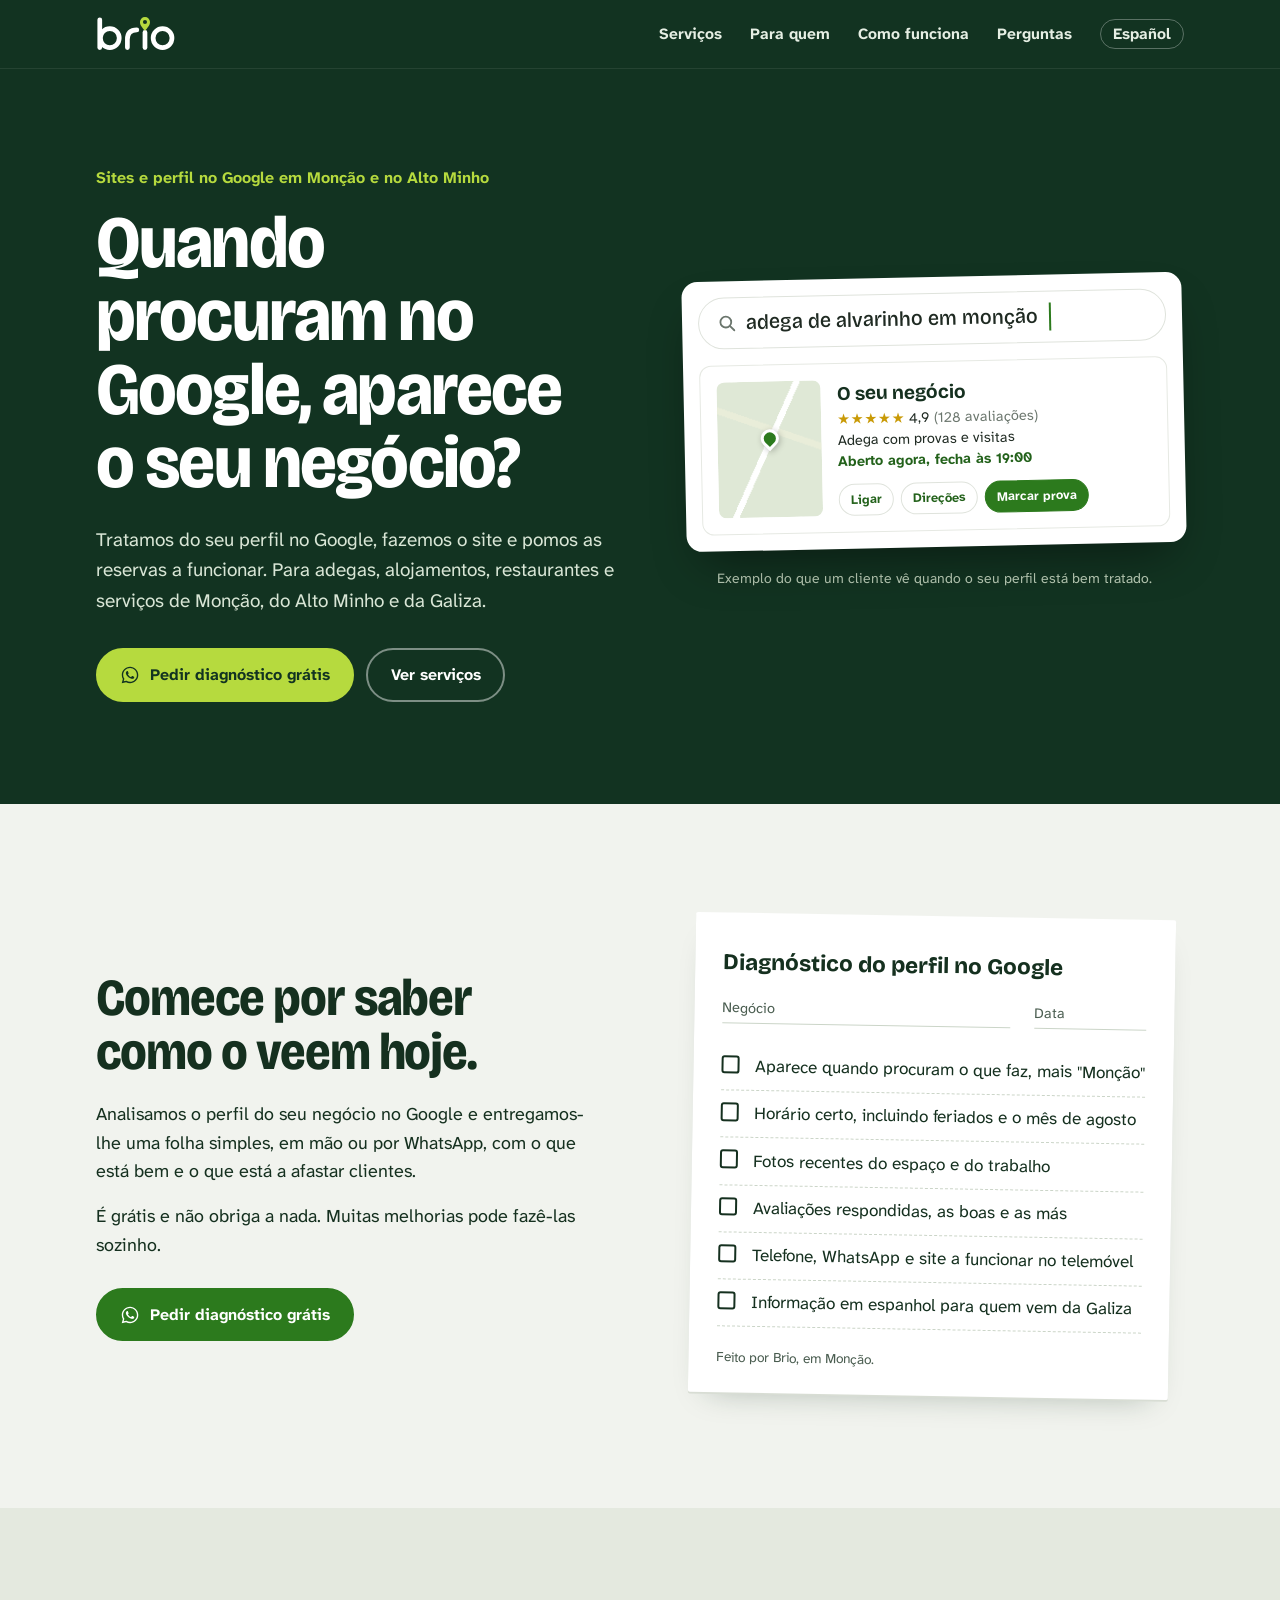
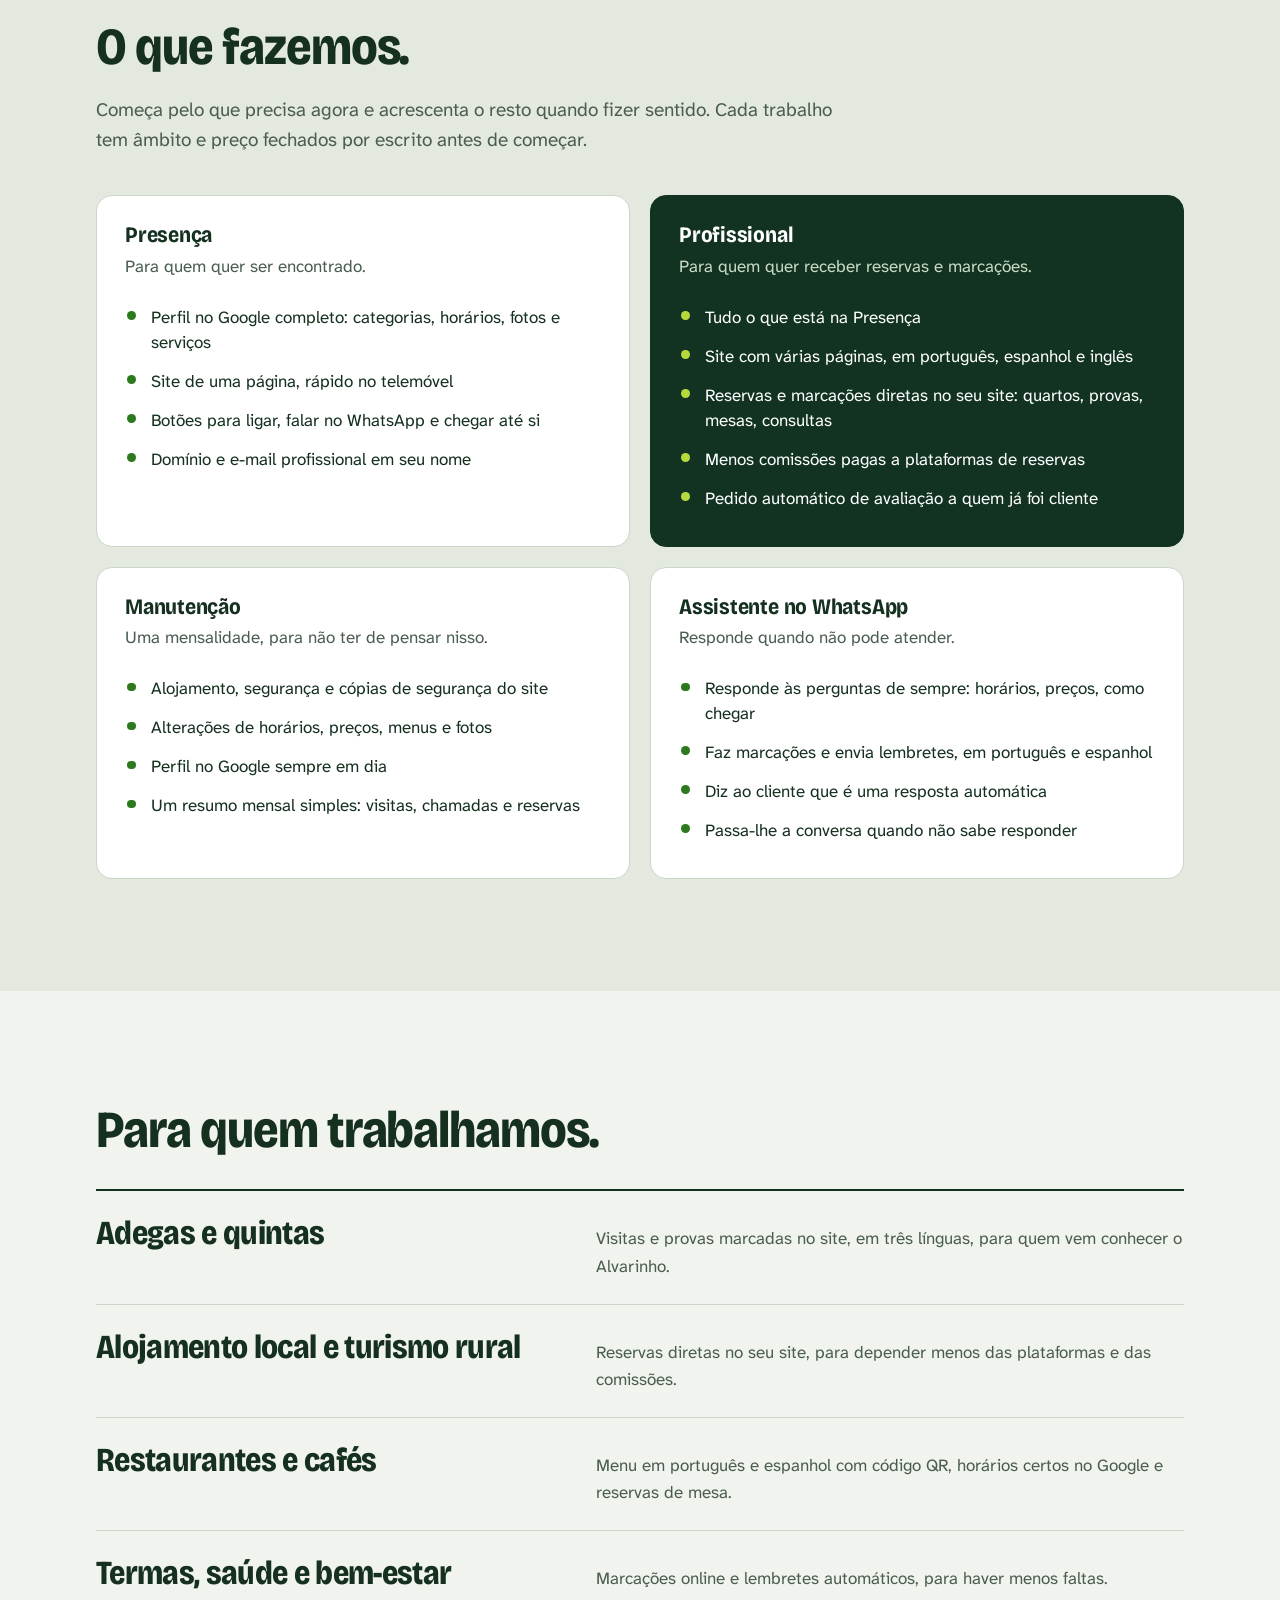
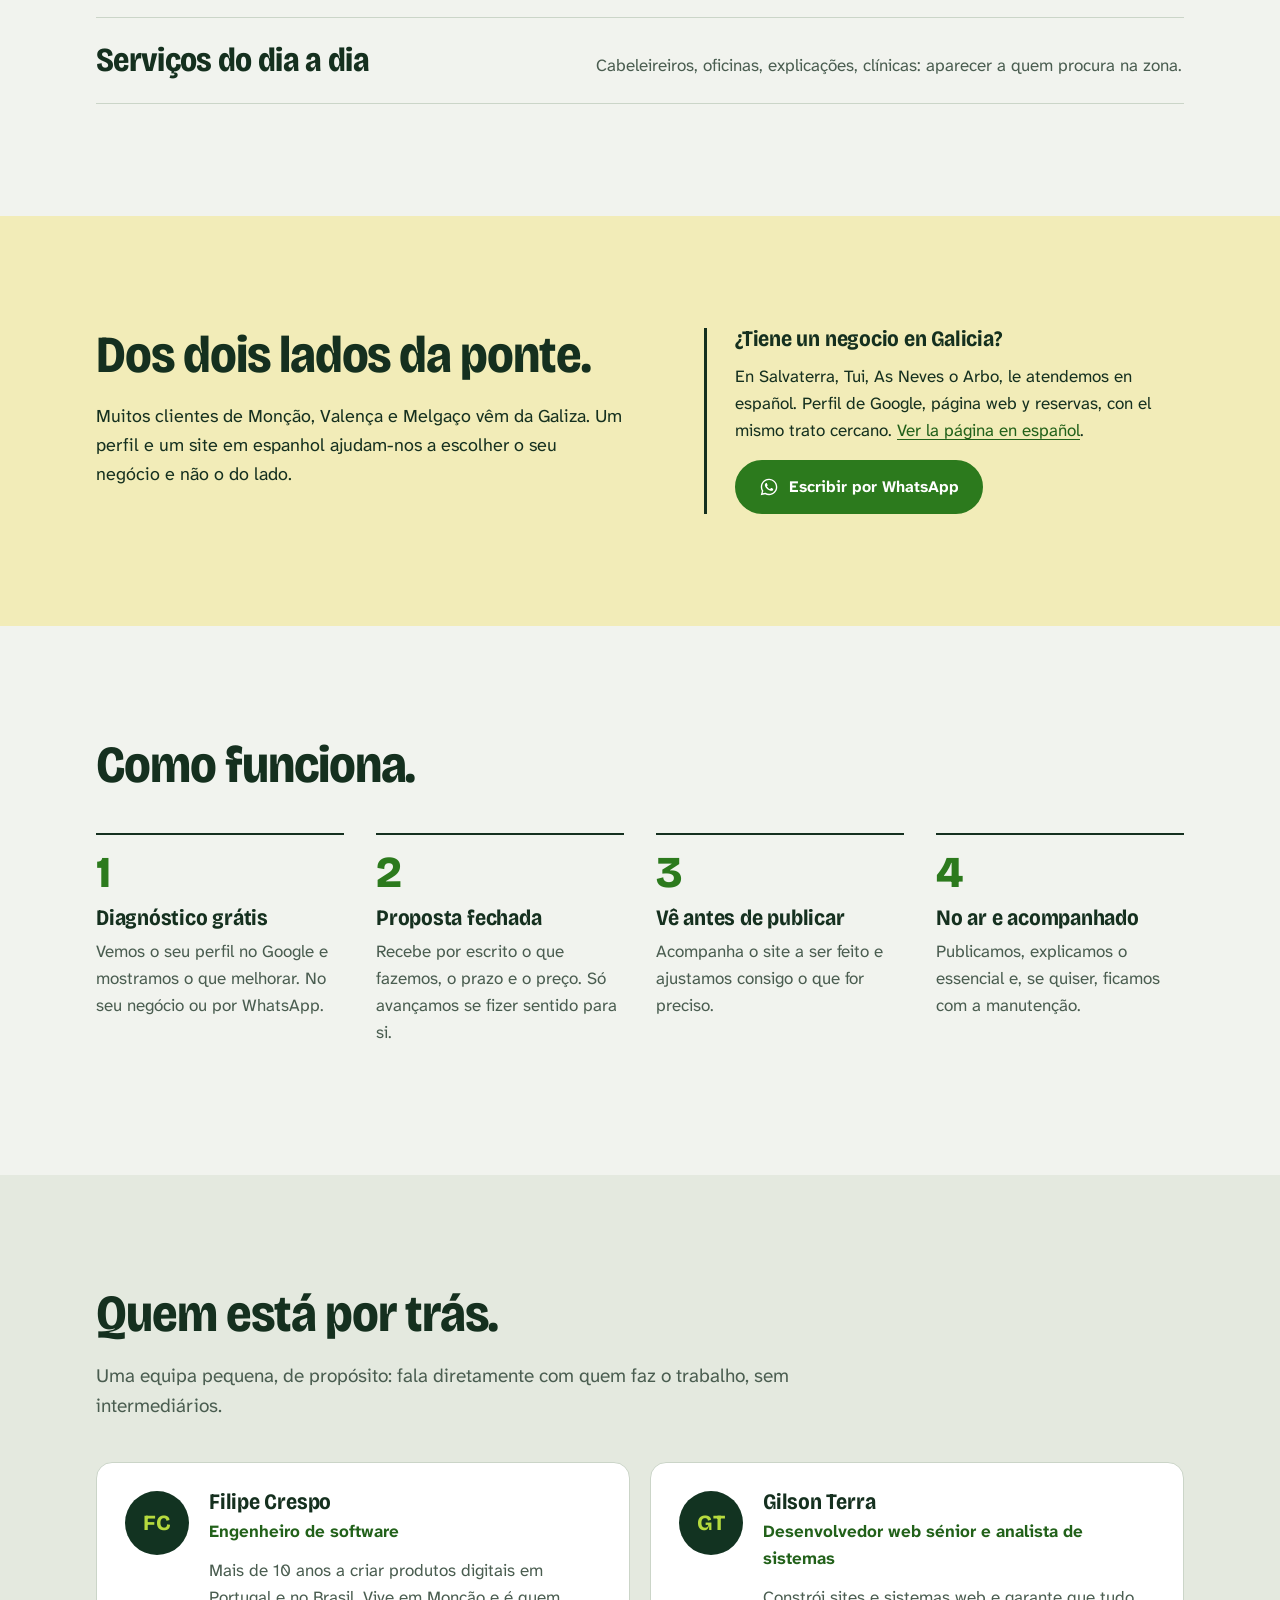
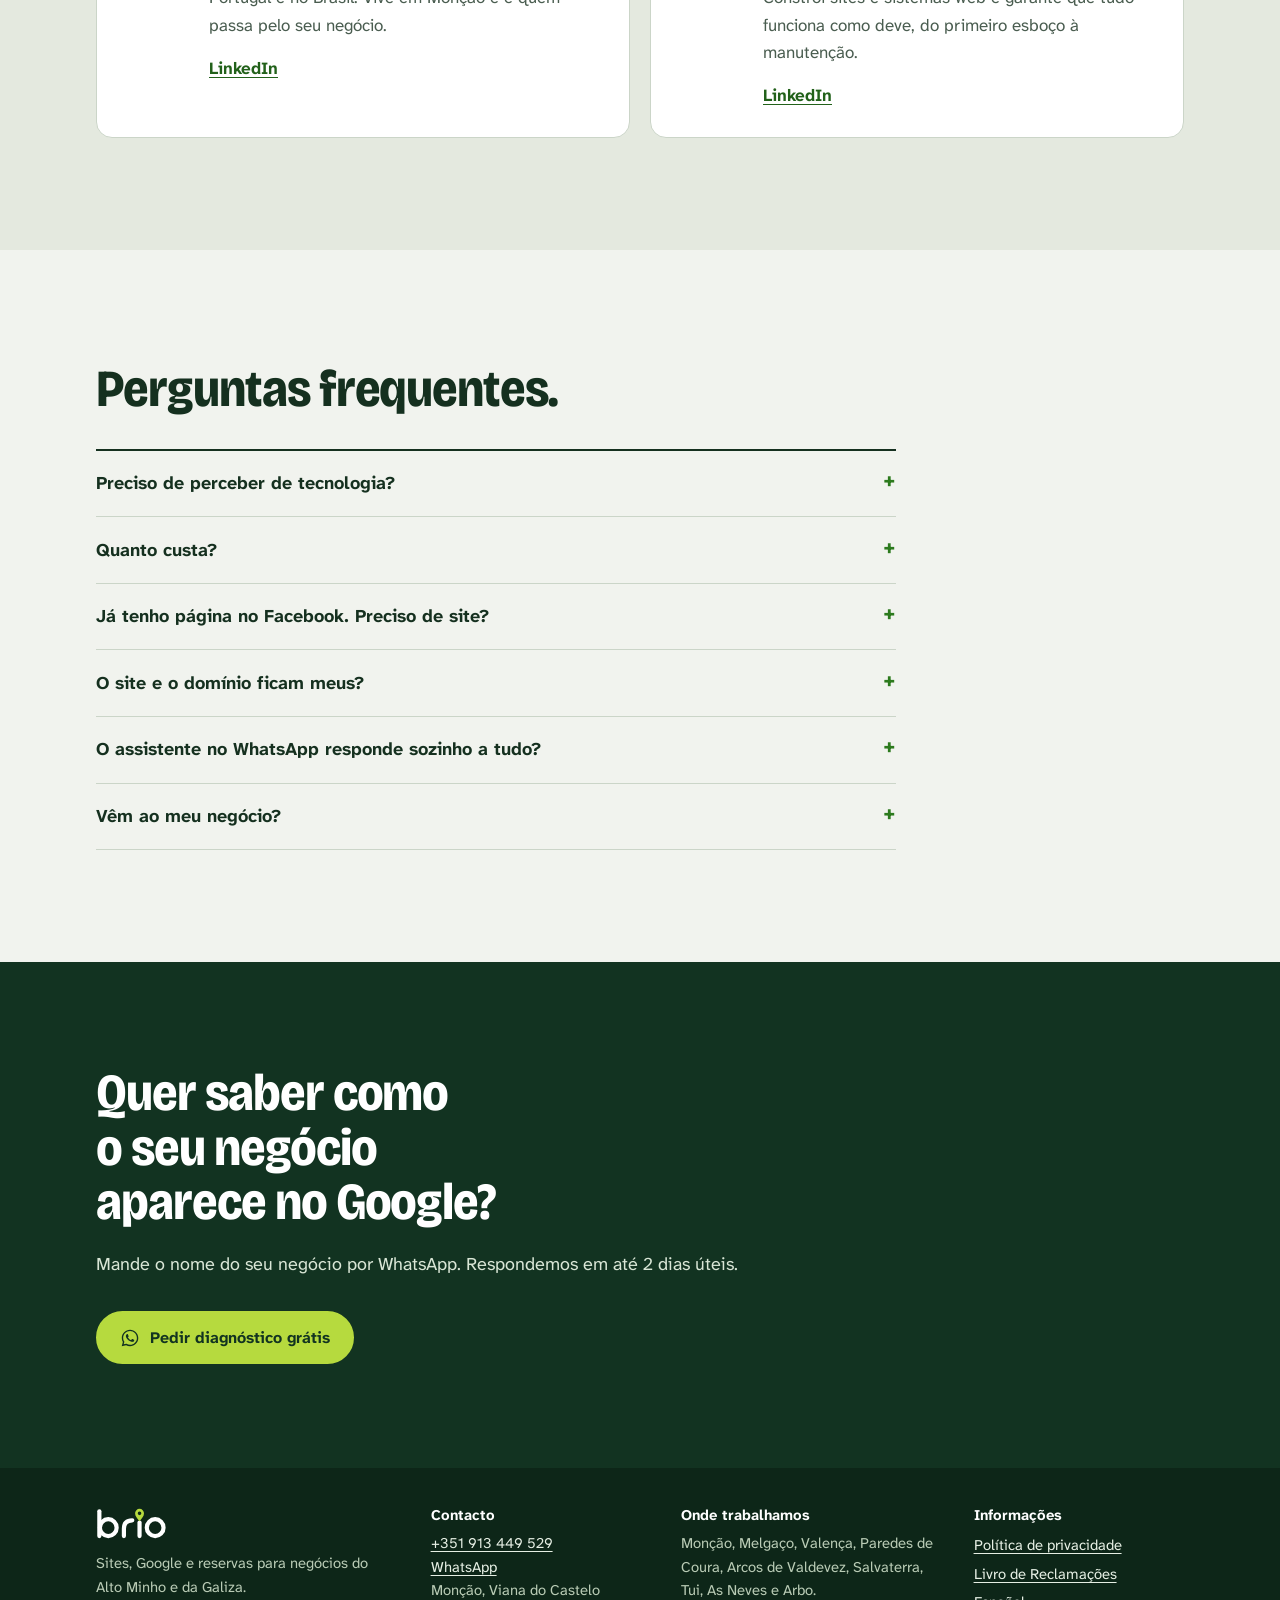
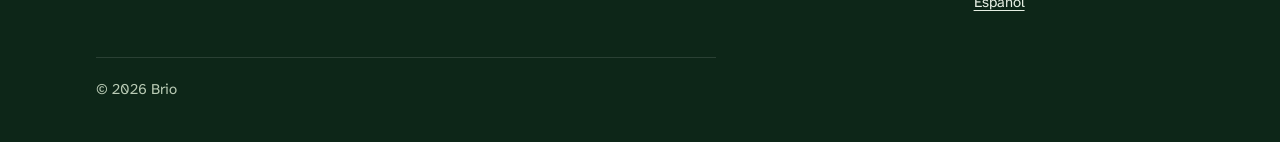
<file: index.html>
<!doctype html>
<html lang="pt-PT">
  <head>
    <meta charset="UTF-8" />
    <meta name="viewport" content="width=device-width, initial-scale=1.0" />
    <title>Criação de sites e perfil Google em Monção | Brio</title>
    <meta
      name="description"
      content="Criação de sites, perfil no Google e reservas online para adegas, alojamentos, restaurantes e serviços de Monção e do Alto Minho. Diagnóstico grátis."
    />
    <meta name="robots" content="index, follow, max-image-preview:large" />
    <link rel="canonical" href="https://meus-prompts.github.io/brio/" />
    <link rel="alternate" hreflang="pt-PT" href="https://meus-prompts.github.io/brio/" />
    <link rel="alternate" hreflang="es" href="https://meus-prompts.github.io/brio/es/" />
    <link rel="alternate" hreflang="x-default" href="https://meus-prompts.github.io/brio/" />
    <meta property="og:site_name" content="Brio" />
    <meta property="og:title" content="Sites e perfil Google para negócios do Alto Minho | Brio" />
    <meta
      property="og:description"
      content="Quando procuram no Google, aparece o seu negócio? Peça um diagnóstico grátis."
    />
    <meta property="og:url" content="https://meus-prompts.github.io/brio/" />
    <meta property="og:image" content="https://meus-prompts.github.io/brio/logo/brio-og.png" />
    <meta property="og:image:width" content="1200" />
    <meta property="og:image:height" content="630" />
    <meta property="og:image:alt" content="Logótipo da Brio" />
    <meta property="og:type" content="website" />
    <meta property="og:locale" content="pt_PT" />
    <meta property="og:locale:alternate" content="es_ES" />
    <meta name="twitter:card" content="summary_large_image" />
    <meta name="theme-color" content="#123321" />
    <link rel="icon" href="logo/brio-icone.svg" type="image/svg+xml" />
    <link rel="apple-touch-icon" href="logo/brio-icone.png" />
    <link rel="manifest" href="site.webmanifest" />
    <link rel="preload" href="fontes/bricolage-latin.woff2" as="font" type="font/woff2" crossorigin />
    <link rel="preload" href="fontes/atkinson-latin-400.woff2" as="font" type="font/woff2" crossorigin />
    <link rel="stylesheet" href="style.css" />
    <script type="application/ld+json">
{"@context": "https://schema.org", "@graph": [{"@type": "ProfessionalService", "@id": "https://meus-prompts.github.io/brio/#brio", "name": "Brio", "url": "https://meus-prompts.github.io/brio/", "description": "Criação de sites, perfil no Google e reservas online para negócios de Monção, do Alto Minho e da Galiza.", "image": "https://meus-prompts.github.io/brio/logo/brio-og.png", "logo": "https://meus-prompts.github.io/brio/logo/brio-icone.png", "telephone": "+351913449529", "address": {"@type": "PostalAddress", "addressLocality": "Monção", "addressRegion": "Viana do Castelo", "addressCountry": "PT"}, "areaServed": [{"@type": "City", "name": "Monção"}, {"@type": "City", "name": "Melgaço"}, {"@type": "City", "name": "Valença"}, {"@type": "City", "name": "Paredes de Coura"}, {"@type": "City", "name": "Arcos de Valdevez"}, {"@type": "City", "name": "Salvaterra de Miño"}, {"@type": "City", "name": "Tui"}, {"@type": "City", "name": "As Neves"}, {"@type": "City", "name": "Arbo"}], "knowsLanguage": ["pt-PT", "es", "en"], "hasOfferCatalog": {"@type": "OfferCatalog", "name": "Serviços", "itemListElement": [{"@type": "Offer", "itemOffered": {"@type": "Service", "name": "Presença", "description": "Perfil no Google completo e site de uma página para negócios locais."}}, {"@type": "Offer", "itemOffered": {"@type": "Service", "name": "Profissional", "description": "Site em português, espanhol e inglês com reservas e marcações diretas."}}, {"@type": "Offer", "itemOffered": {"@type": "Service", "name": "Manutenção", "description": "Alojamento, alterações e perfil no Google em dia, por mensalidade."}}, {"@type": "Offer", "itemOffered": {"@type": "Service", "name": "Assistente no WhatsApp", "description": "Respostas automáticas e marcações em português e espanhol."}}]}}, {"@type": "WebSite", "@id": "https://meus-prompts.github.io/brio/#site", "url": "https://meus-prompts.github.io/brio/", "name": "Brio", "inLanguage": "pt-PT", "publisher": {"@id": "https://meus-prompts.github.io/brio/#brio"}}, {"@type": "FAQPage", "inLanguage": "pt-PT", "mainEntity": [{"@type": "Question", "name": "Preciso de perceber de tecnologia?", "acceptedAnswer": {"@type": "Answer", "text": "Não. Tratamos de tudo e explicamos o que for preciso em linguagem simples."}}, {"@type": "Question", "name": "Quanto custa?", "acceptedAnswer": {"@type": "Answer", "text": "Depende do que o seu negócio precisa. Depois do diagnóstico grátis, enviamos uma proposta com preço fechado. Não há custos escondidos."}}, {"@type": "Question", "name": "Já tenho página no Facebook. Preciso de site?", "acceptedAnswer": {"@type": "Answer", "text": "Nem sempre. Às vezes basta tratar bem do perfil no Google. Se for esse o caso, dizemos-lho no diagnóstico."}}, {"@type": "Question", "name": "O site e o domínio ficam meus?", "acceptedAnswer": {"@type": "Answer", "text": "Sim. Ficam em seu nome, mesmo que deixe de trabalhar connosco."}}, {"@type": "Question", "name": "O assistente no WhatsApp responde sozinho a tudo?", "acceptedAnswer": {"@type": "Answer", "text": "Não. Responde ao que o negócio lhe ensinou, avisa que é uma resposta automática e passa-lhe a conversa quando não sabe. Os dados dos seus clientes são tratados de acordo com o RGPD."}}, {"@type": "Question", "name": "Vêm ao meu negócio?", "acceptedAnswer": {"@type": "Answer", "text": "Sim, em Monção, Valença, Melgaço, Arcos de Valdevez, Paredes de Coura e do outro lado da ponte. Para o resto do país, falamos por videochamada."}}]}]}
    </script>
  </head>
  <body>
    <a class="skip-link" href="#conteudo">Saltar para o conteúdo</a>

    <svg width="0" height="0" class="sr-only" aria-hidden="true" focusable="false">
      <symbol id="icon-whatsapp" viewBox="0 0 24 24">
        <path
          fill="currentColor"
          d="M12.04 2C6.58 2 2.13 6.45 2.13 11.91c0 1.75.46 3.45 1.32 4.95L2.05 22l5.25-1.38a9.9 9.9 0 0 0 4.74 1.21c5.46 0 9.91-4.45 9.91-9.91C21.95 6.45 17.5 2 12.04 2Zm0 18.15a8.2 8.2 0 0 1-4.19-1.15l-.3-.18-3.12.82.83-3.04-.2-.31a8.23 8.23 0 0 1-1.26-4.38c0-4.54 3.7-8.24 8.24-8.24 4.54 0 8.24 3.7 8.24 8.24 0 4.54-3.7 8.24-8.24 8.24Zm4.52-6.16c-.25-.12-1.47-.72-1.69-.81-.23-.08-.39-.12-.56.13-.16.24-.64.8-.78.97-.15.16-.29.18-.54.06-.25-.12-1.05-.39-1.99-1.23-.74-.66-1.23-1.47-1.38-1.72-.14-.25-.01-.38.11-.5.11-.11.25-.29.37-.43.13-.15.17-.25.25-.42.08-.16.04-.31-.02-.43-.06-.12-.56-1.34-.76-1.84-.2-.48-.41-.42-.56-.43h-.48c-.17 0-.43.06-.66.31-.22.25-.86.85-.86 2.07 0 1.22.89 2.4 1.01 2.56.12.17 1.75 2.67 4.23 3.74.59.26 1.05.41 1.41.52.59.19 1.13.16 1.56.1.48-.07 1.47-.6 1.67-1.18.21-.58.21-1.07.15-1.18-.06-.1-.23-.16-.48-.28Z"
        />
      </symbol>
    </svg>

    <header class="header">
      <div class="container header-row">
        <a class="logo" href="#topo" aria-label="Brio, voltar ao início">
          <img src="logo/brio-escuro.svg" alt="Brio" width="94" height="42" />
        </a>

        <button class="menu-toggle" aria-label="Abrir menu" aria-expanded="false" aria-controls="menu">
          <span></span><span></span>
        </button>

        <nav class="nav" id="menu" aria-label="Navegação principal">
          <a href="#servicos">Serviços</a>
          <a href="#para-quem">Para quem</a>
          <a href="#como-funciona">Como funciona</a>
          <a href="#perguntas">Perguntas</a>
          <a class="nav-lang" href="es/" lang="es" hreflang="es">Español</a>
        </nav>
      </div>
    </header>

    <main id="conteudo">
      <section class="hero" id="topo" aria-labelledby="hero-title">
        <div class="container hero-grid">
          <div class="hero-copy">
            <p class="eyebrow">Sites e perfil no Google em Monção e no Alto Minho</p>
            <h1 id="hero-title">Quando procuram no Google, aparece o seu negócio?</h1>
            <p class="hero-lead">
              Tratamos do seu perfil no Google, fazemos o site e pomos as reservas a funcionar.
              Para adegas, alojamentos, restaurantes e serviços de Monção, do Alto Minho e da Galiza.
            </p>
            <div class="actions">
              <a
                class="button button--lime"
                href="https://wa.me/351913449529?text=Ol%C3%A1!%20Gostava%20de%20pedir%20o%20diagn%C3%B3stico%20gr%C3%A1tis%20do%20meu%20neg%C3%B3cio%20no%20Google."
                target="_blank"
                rel="noopener noreferrer"
              >
                <svg class="icon" aria-hidden="true"><use href="#icon-whatsapp" /></svg>
                Pedir diagnóstico grátis
                <span class="sr-only">(abre o WhatsApp numa nova janela)</span>
              </a>
              <a class="button button--outline" href="#servicos">Ver serviços</a>
            </div>
          </div>

          <figure class="search" aria-labelledby="search-caption">
            <div class="search-window" aria-hidden="true">
              <div class="search-bar">
                <svg class="search-icon" viewBox="0 0 24 24"><circle cx="10.5" cy="10.5" r="6.5" fill="none" stroke="currentColor" stroke-width="2.2"/><path d="m15.5 15.5 5 5" stroke="currentColor" stroke-width="2.2" stroke-linecap="round"/></svg>
                <span class="search-query" data-query>adega de alvarinho em monção</span><span class="caret"></span>
              </div>
              <div class="result" data-result>
                <div class="result-map">
                  <span class="pin"></span>
                </div>
                <div class="result-body">
                  <p class="result-name" data-name>O seu negócio</p>
                  <p class="result-rating"><span class="stars">★★★★★</span> 4,9 <span class="muted" data-reviews>(128 avaliações)</span></p>
                  <p class="result-meta" data-meta>Adega com provas e visitas</p>
                  <p class="result-open" data-open>Aberto agora, fecha às 19:00</p>
                  <div class="result-actions">
                    <span>Ligar</span><span>Direções</span><span class="primary" data-action>Marcar prova</span>
                  </div>
                </div>
              </div>
            </div>
            <figcaption id="search-caption">
              Exemplo do que um cliente vê quando o seu perfil está bem tratado.
            </figcaption>
          </figure>
        </div>
      </section>

      <section class="section" id="diagnostico" aria-labelledby="diagnostico-title">
        <div class="container split">
          <div class="split-copy">
            <h2 id="diagnostico-title">Comece por saber como o veem hoje.</h2>
            <p>
              Analisamos o perfil do seu negócio no Google e entregamos-lhe uma folha simples, em
              mão ou por WhatsApp, com o que está bem e o que está a afastar clientes.
            </p>
            <p>É grátis e não obriga a nada. Muitas melhorias pode fazê-las sozinho.</p>
            <a
              class="button"
              href="https://wa.me/351913449529?text=Ol%C3%A1!%20Gostava%20de%20pedir%20o%20diagn%C3%B3stico%20gr%C3%A1tis%20do%20meu%20neg%C3%B3cio%20no%20Google."
              target="_blank"
              rel="noopener noreferrer"
            >
              <svg class="icon" aria-hidden="true"><use href="#icon-whatsapp" /></svg>
              Pedir diagnóstico grátis
              <span class="sr-only">(abre o WhatsApp numa nova janela)</span>
            </a>
          </div>

          <div class="sheet">
            <p class="sheet-title">Diagnóstico do perfil no Google</p>
            <p class="sheet-fields"><span>Negócio</span><span>Data</span></p>
            <ul class="sheet-list">
              <li>Aparece quando procuram o que faz, mais "Monção"</li>
              <li>Horário certo, incluindo feriados e o mês de agosto</li>
              <li>Fotos recentes do espaço e do trabalho</li>
              <li>Avaliações respondidas, as boas e as más</li>
              <li>Telefone, WhatsApp e site a funcionar no telemóvel</li>
              <li>Informação em espanhol para quem vem da Galiza</li>
            </ul>
            <p class="sheet-foot">Feito por Brio, em Monção.</p>
          </div>
        </div>
      </section>

      <section class="section section--tint" id="servicos" aria-labelledby="servicos-title">
        <div class="container">
          <h2 id="servicos-title">O que fazemos.</h2>
          <p class="lead">
            Começa pelo que precisa agora e acrescenta o resto quando fizer sentido. Cada trabalho
            tem âmbito e preço fechados por escrito antes de começar.
          </p>

          <div class="services">
            <article class="service">
              <header>
                <h3>Presença</h3>
                <p>Para quem quer ser encontrado.</p>
              </header>
              <ul>
                <li>Perfil no Google completo: categorias, horários, fotos e serviços</li>
                <li>Site de uma página, rápido no telemóvel</li>
                <li>Botões para ligar, falar no WhatsApp e chegar até si</li>
                <li>Domínio e e-mail profissional em seu nome</li>
              </ul>
            </article>

            <article class="service service--main">
              <header>
                <h3>Profissional</h3>
                <p>Para quem quer receber reservas e marcações.</p>
              </header>
              <ul>
                <li>Tudo o que está na Presença</li>
                <li>Site com várias páginas, em português, espanhol e inglês</li>
                <li>Reservas e marcações diretas no seu site: quartos, provas, mesas, consultas</li>
                <li>Menos comissões pagas a plataformas de reservas</li>
                <li>Pedido automático de avaliação a quem já foi cliente</li>
              </ul>
            </article>

            <article class="service">
              <header>
                <h3>Manutenção</h3>
                <p>Uma mensalidade, para não ter de pensar nisso.</p>
              </header>
              <ul>
                <li>Alojamento, segurança e cópias de segurança do site</li>
                <li>Alterações de horários, preços, menus e fotos</li>
                <li>Perfil no Google sempre em dia</li>
                <li>Um resumo mensal simples: visitas, chamadas e reservas</li>
              </ul>
            </article>

            <article class="service">
              <header>
                <h3>Assistente no WhatsApp</h3>
                <p>Responde quando não pode atender.</p>
              </header>
              <ul>
                <li>Responde às perguntas de sempre: horários, preços, como chegar</li>
                <li>Faz marcações e envia lembretes, em português e espanhol</li>
                <li>Diz ao cliente que é uma resposta automática</li>
                <li>Passa-lhe a conversa quando não sabe responder</li>
              </ul>
            </article>
          </div>
        </div>
      </section>

      <section class="section" id="para-quem" aria-labelledby="para-quem-title">
        <div class="container">
          <h2 id="para-quem-title">Para quem trabalhamos.</h2>
          <dl class="audience">
            <div>
              <dt>Adegas e quintas</dt>
              <dd>Visitas e provas marcadas no site, em três línguas, para quem vem conhecer o Alvarinho.</dd>
            </div>
            <div>
              <dt>Alojamento local e turismo rural</dt>
              <dd>Reservas diretas no seu site, para depender menos das plataformas e das comissões.</dd>
            </div>
            <div>
              <dt>Restaurantes e cafés</dt>
              <dd>Menu em português e espanhol com código QR, horários certos no Google e reservas de mesa.</dd>
            </div>
            <div>
              <dt>Termas, saúde e bem-estar</dt>
              <dd>Marcações online e lembretes automáticos, para haver menos faltas.</dd>
            </div>
            <div>
              <dt>Serviços do dia a dia</dt>
              <dd>Cabeleireiros, oficinas, explicações, clínicas: aparecer a quem procura na zona.</dd>
            </div>
          </dl>
        </div>
      </section>

      <section class="section section--straw" id="galiza" aria-labelledby="galiza-title">
        <div class="container bridge">
          <div>
            <h2 id="galiza-title">Dos dois lados da ponte.</h2>
            <p>
              Muitos clientes de Monção, Valença e Melgaço vêm da Galiza. Um perfil e um site em
              espanhol ajudam-nos a escolher o seu negócio e não o do lado.
            </p>
          </div>
          <div lang="es" class="bridge-es">
            <h3>¿Tiene un negocio en Galicia?</h3>
            <p>
              En Salvaterra, Tui, As Neves o Arbo, le atendemos en español. Perfil de Google,
              página web y reservas, con el mismo trato cercano.
              <a href="es/" hreflang="es">Ver la página en español</a>.
            </p>
            <a
              class="button"
              href="https://wa.me/351913449529?text=%C2%A1Hola!%20Me%20gustar%C3%ADa%20saber%20m%C3%A1s%20sobre%20Brio%20para%20mi%20negocio."
              target="_blank"
              rel="noopener noreferrer"
            >
              <svg class="icon" aria-hidden="true"><use href="#icon-whatsapp" /></svg>
              Escribir por WhatsApp
              <span class="sr-only">(se abre en una nueva ventana)</span>
            </a>
          </div>
        </div>
      </section>

      <section class="section" id="como-funciona" aria-labelledby="como-funciona-title">
        <div class="container">
          <h2 id="como-funciona-title">Como funciona.</h2>
          <ol class="steps">
            <li>
              <h3>Diagnóstico grátis</h3>
              <p>Vemos o seu perfil no Google e mostramos o que melhorar. No seu negócio ou por WhatsApp.</p>
            </li>
            <li>
              <h3>Proposta fechada</h3>
              <p>Recebe por escrito o que fazemos, o prazo e o preço. Só avançamos se fizer sentido para si.</p>
            </li>
            <li>
              <h3>Vê antes de publicar</h3>
              <p>Acompanha o site a ser feito e ajustamos consigo o que for preciso.</p>
            </li>
            <li>
              <h3>No ar e acompanhado</h3>
              <p>Publicamos, explicamos o essencial e, se quiser, ficamos com a manutenção.</p>
            </li>
          </ol>
        </div>
      </section>

      <section class="section section--tint" id="quem" aria-labelledby="quem-title">
        <div class="container">
          <h2 id="quem-title">Quem está por trás.</h2>
          <p class="lead">
            Uma equipa pequena, de propósito: fala diretamente com quem faz o trabalho, sem
            intermediários.
          </p>
          <ul class="team">
            <li class="person">
              <span class="avatar" aria-hidden="true">FC</span>
              <div>
                <h3>Filipe Crespo</h3>
                <p class="role">Engenheiro de software</p>
                <p>
                  Mais de 10 anos a criar produtos digitais em Portugal e no Brasil. Vive em Monção
                  e é quem passa pelo seu negócio.
                </p>
                <a href="https://www.linkedin.com/in/filipescrespo/" target="_blank" rel="noopener noreferrer"
                  >LinkedIn<span class="sr-only"> de Filipe Crespo (abre numa nova janela)</span></a
                >
              </div>
            </li>
            <li class="person">
              <span class="avatar" aria-hidden="true">GT</span>
              <div>
                <h3>Gilson Terra</h3>
                <p class="role">Desenvolvedor web sénior e analista de sistemas</p>
                <p>
                  Constrói sites e sistemas web e garante que tudo funciona como deve, do primeiro
                  esboço à manutenção.
                </p>
                <a href="https://www.linkedin.com/in/gilsonterra" target="_blank" rel="noopener noreferrer"
                  >LinkedIn<span class="sr-only"> de Gilson Terra (abre numa nova janela)</span></a
                >
              </div>
            </li>
          </ul>
        </div>
      </section>

      <section class="section" id="perguntas" aria-labelledby="perguntas-title">
        <div class="container faq">
          <h2 id="perguntas-title">Perguntas frequentes.</h2>
          <details>
            <summary>Preciso de perceber de tecnologia?</summary>
            <p>Não. Tratamos de tudo e explicamos o que for preciso em linguagem simples.</p>
          </details>
          <details>
            <summary>Quanto custa?</summary>
            <p>
              Depende do que o seu negócio precisa. Depois do diagnóstico grátis, enviamos uma
              proposta com preço fechado. Não há custos escondidos.
            </p>
          </details>
          <details>
            <summary>Já tenho página no Facebook. Preciso de site?</summary>
            <p>
              Nem sempre. Às vezes basta tratar bem do perfil no Google. Se for esse o caso,
              dizemos-lho no diagnóstico.
            </p>
          </details>
          <details>
            <summary>O site e o domínio ficam meus?</summary>
            <p>Sim. Ficam em seu nome, mesmo que deixe de trabalhar connosco.</p>
          </details>
          <details>
            <summary>O assistente no WhatsApp responde sozinho a tudo?</summary>
            <p>
              Não. Responde ao que o negócio lhe ensinou, avisa que é uma resposta automática e
              passa-lhe a conversa quando não sabe. Os dados dos seus clientes são tratados de
              acordo com o RGPD.
            </p>
          </details>
          <details>
            <summary>Vêm ao meu negócio?</summary>
            <p>
              Sim, em Monção, Valença, Melgaço, Arcos de Valdevez, Paredes de Coura e do outro lado
              da ponte. Para o resto do país, falamos por videochamada.
            </p>
          </details>
        </div>
      </section>

      <section class="cta" id="contacto" aria-labelledby="contacto-title">
        <div class="container cta-inner">
          <h2 id="contacto-title">Quer saber como o seu negócio aparece no Google?</h2>
          <p>Mande o nome do seu negócio por WhatsApp. Respondemos em até 2 dias úteis.</p>
          <a
            class="button button--lime"
            href="https://wa.me/351913449529?text=Ol%C3%A1!%20Gostava%20de%20pedir%20o%20diagn%C3%B3stico%20gr%C3%A1tis%20do%20meu%20neg%C3%B3cio%20no%20Google."
            target="_blank"
            rel="noopener noreferrer"
          >
            <svg class="icon" aria-hidden="true"><use href="#icon-whatsapp" /></svg>
            Pedir diagnóstico grátis
            <span class="sr-only">(abre o WhatsApp numa nova janela)</span>
          </a>
        </div>
      </section>
    </main>

    <a
      class="wa-float"
      href="https://wa.me/351913449529?text=Ol%C3%A1!%20Gostava%20de%20pedir%20o%20diagn%C3%B3stico%20gr%C3%A1tis%20do%20meu%20neg%C3%B3cio%20no%20Google."
      target="_blank"
      rel="noopener noreferrer"
      aria-label="Falar por WhatsApp (abre numa nova janela)"
    >
      <svg class="icon" aria-hidden="true"><use href="#icon-whatsapp" /></svg>
    </a>

    <footer class="footer">
      <div class="container footer-grid">
        <div>
          <img src="logo/brio-escuro.svg" alt="Brio" width="80" height="35" loading="lazy" />
          <p>Sites, Google e reservas para negócios do Alto Minho e da Galiza.</p>
        </div>
        <div>
          <h2>Contacto</h2>
          <p><a href="tel:+351913449529">+351 913 449 529</a></p>
          <p><a href="https://wa.me/351913449529" target="_blank" rel="noopener noreferrer">WhatsApp</a></p>
          <p>Monção, Viana do Castelo</p>
        </div>
        <div>
          <h2>Onde trabalhamos</h2>
          <p>Monção, Melgaço, Valença, Paredes de Coura, Arcos de Valdevez, Salvaterra, Tui, As Neves e Arbo.</p>
        </div>
        <div>
          <h2>Informações</h2>
          <ul>
            <li><a href="privacidade.html">Política de privacidade</a></li>
            <li><a href="https://www.livroreclamacoes.pt/" target="_blank" rel="noopener noreferrer">Livro de Reclamações</a></li>
            <li><a href="es/" lang="es" hreflang="es">Español</a></li>
          </ul>
        </div>
        <p class="footer-legal">© <span id="ano">2026</span> Brio</p>
      </div>
    </footer>

    <script src="script.js" defer></script>
  </body>
</html>
</file>
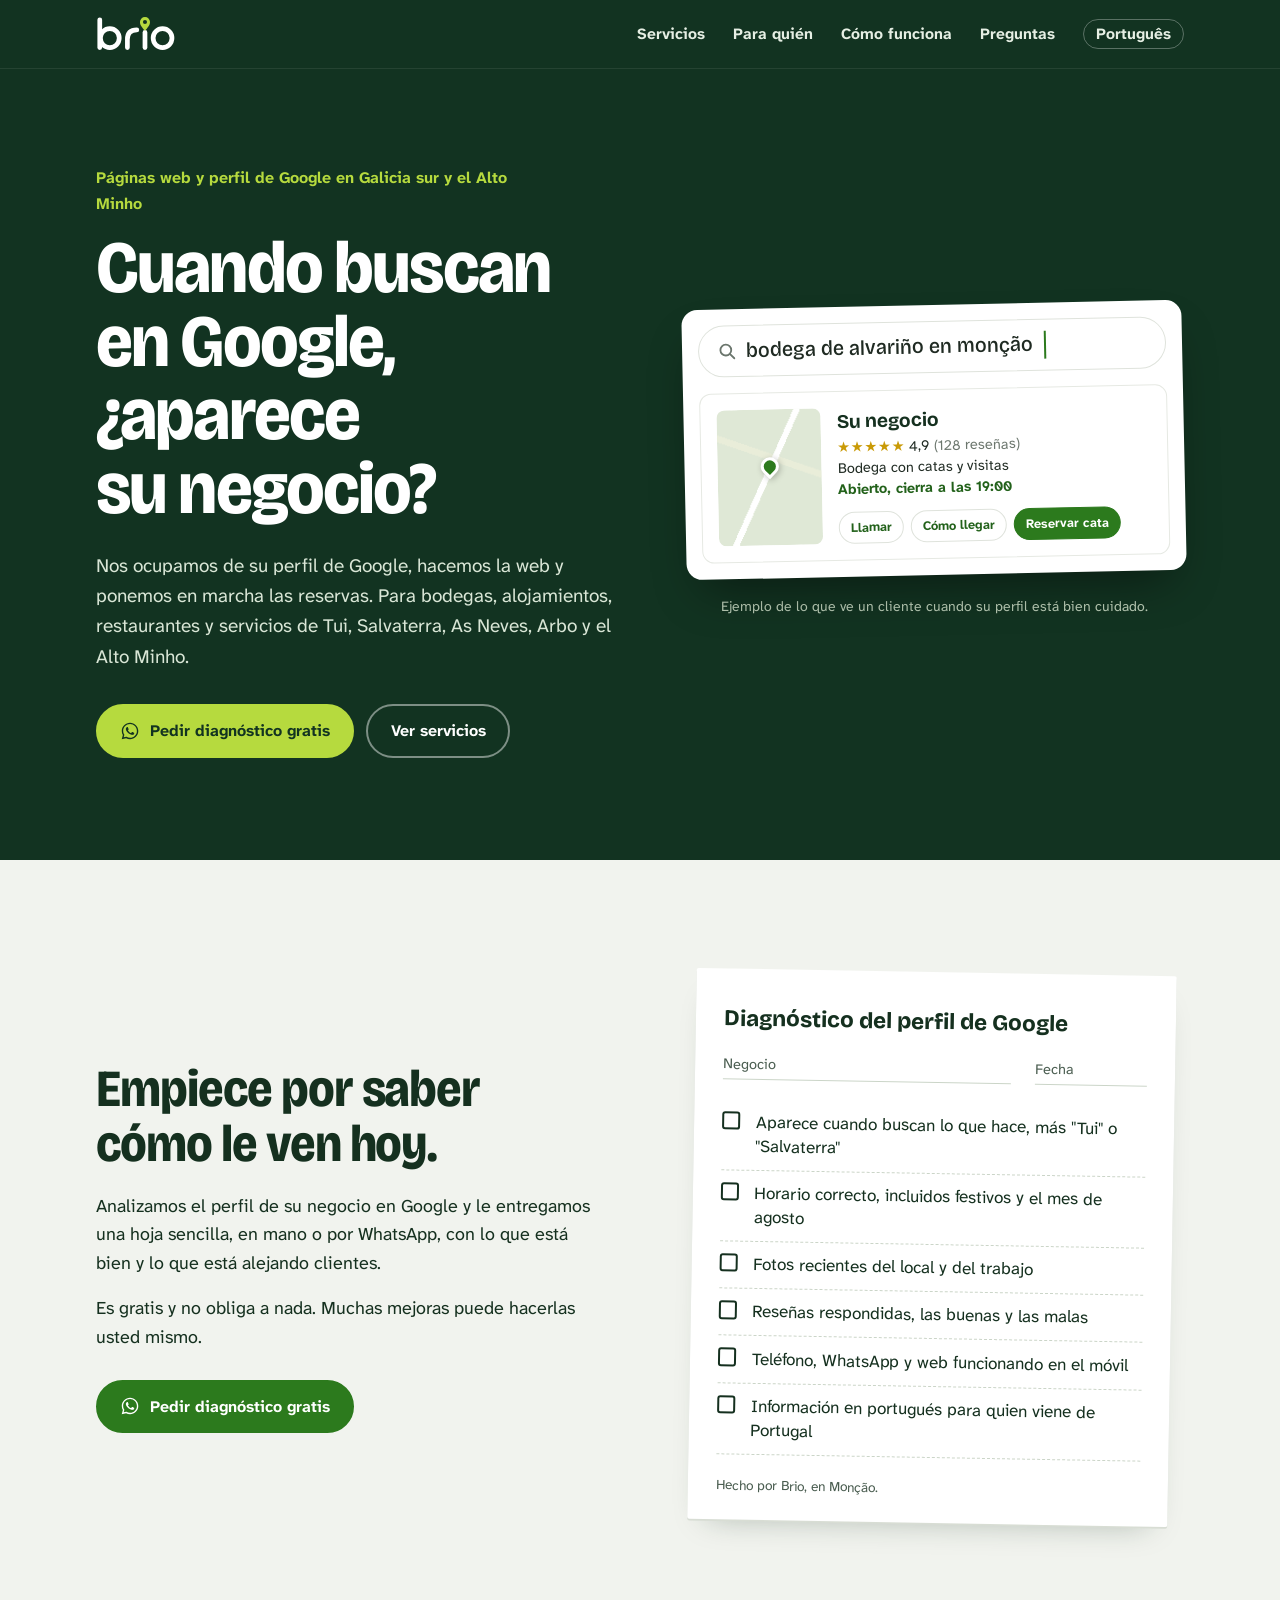
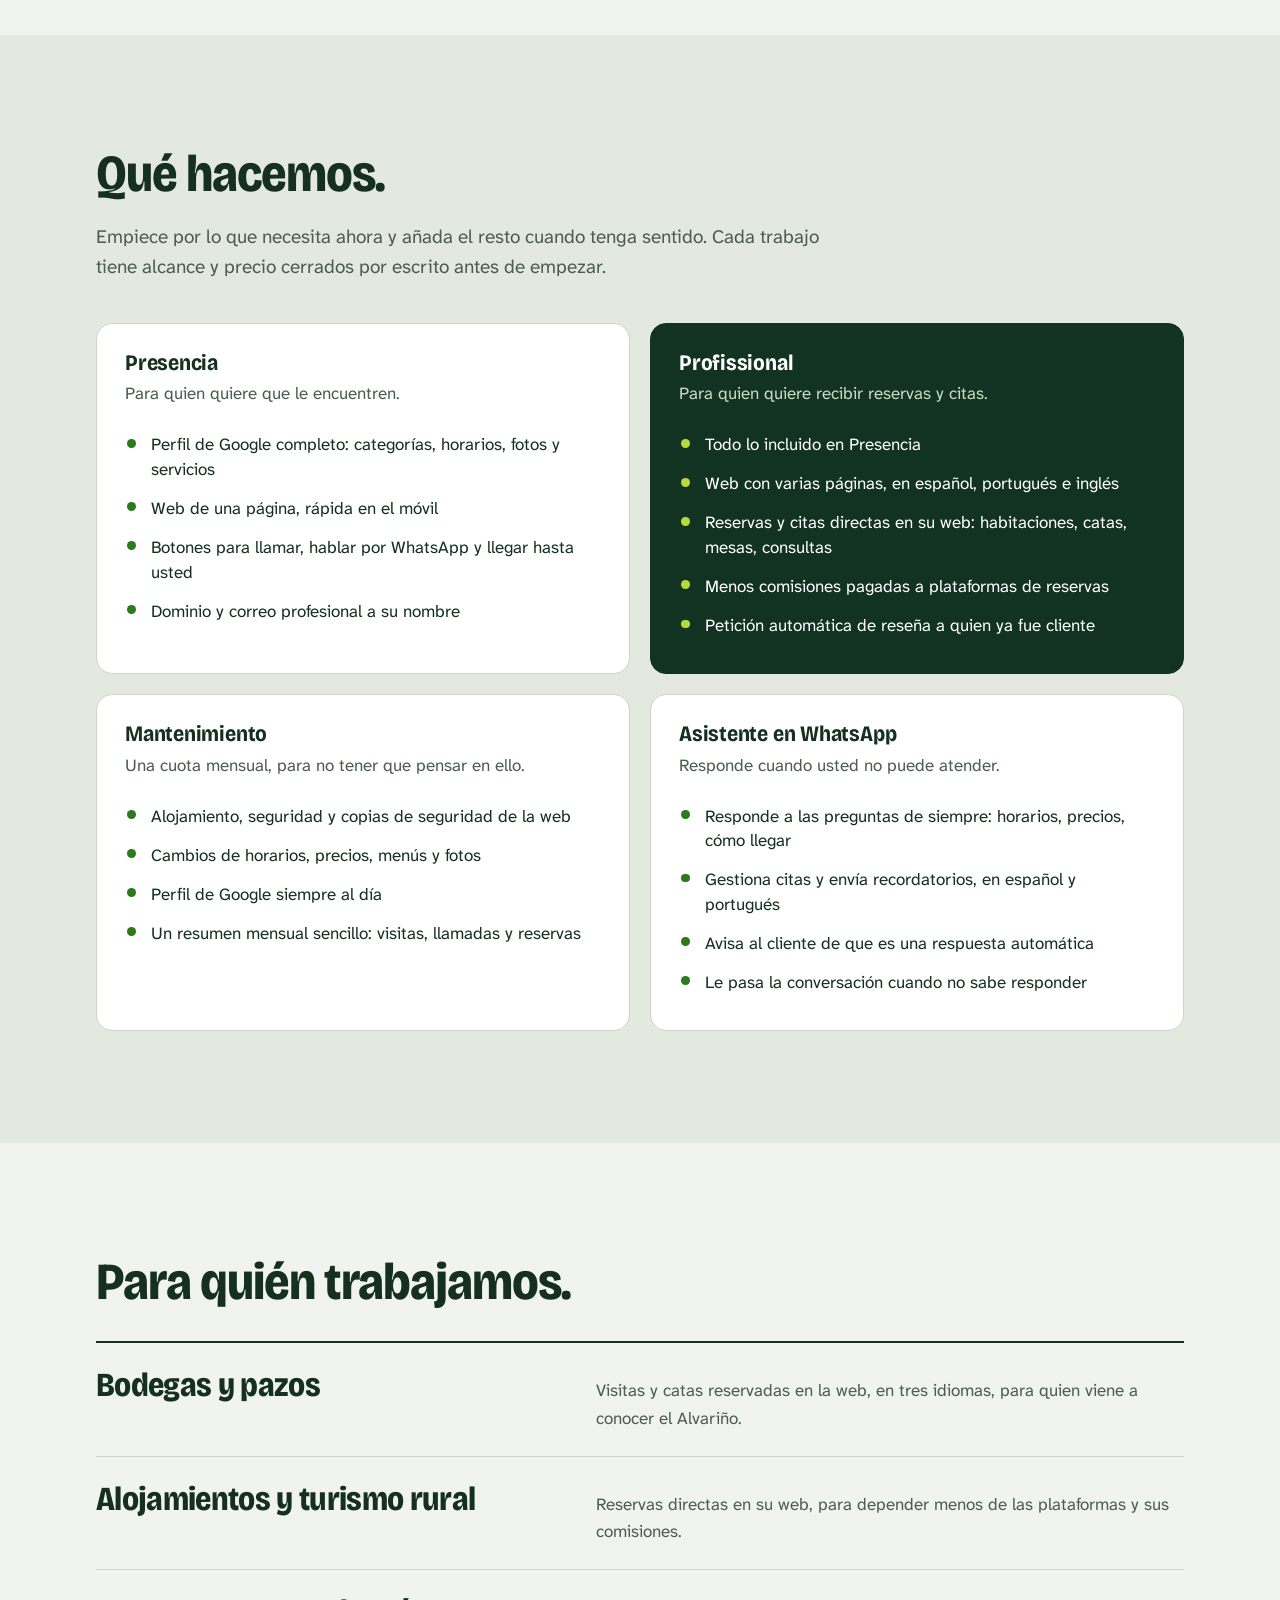
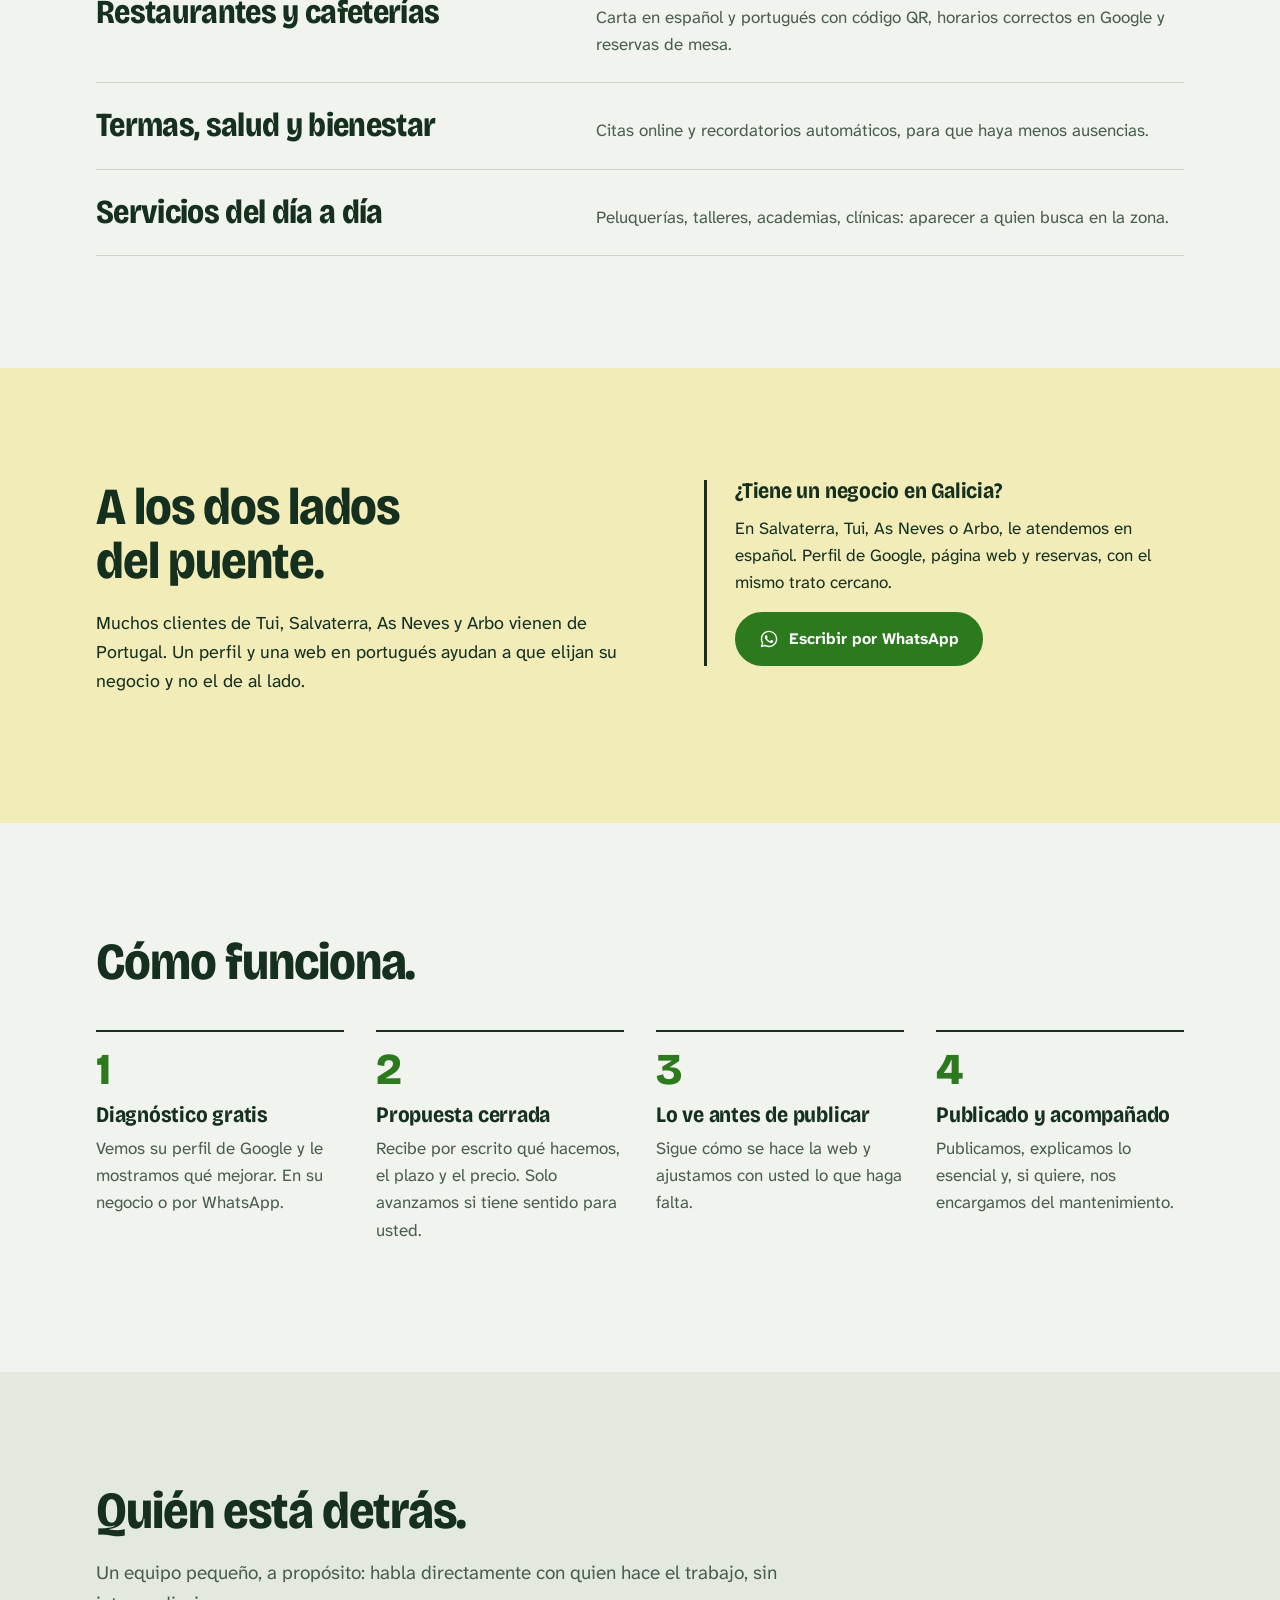
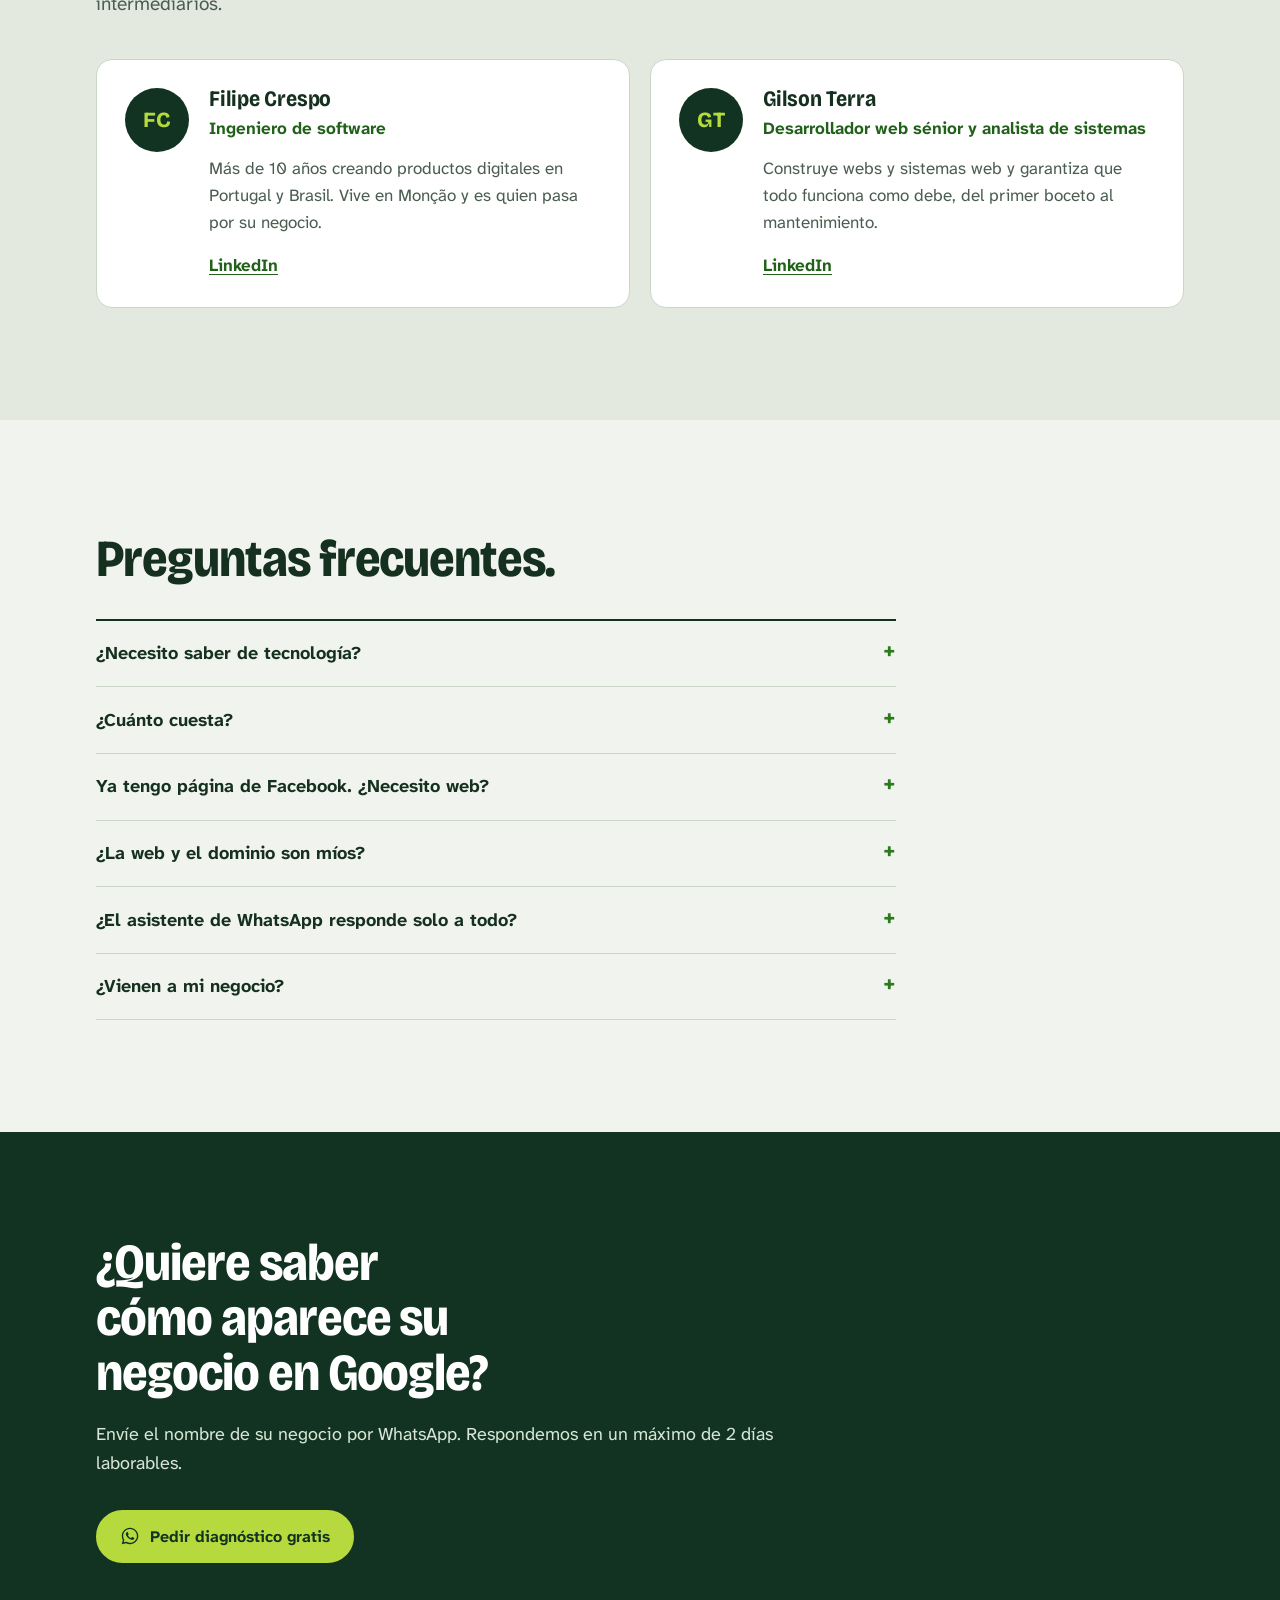
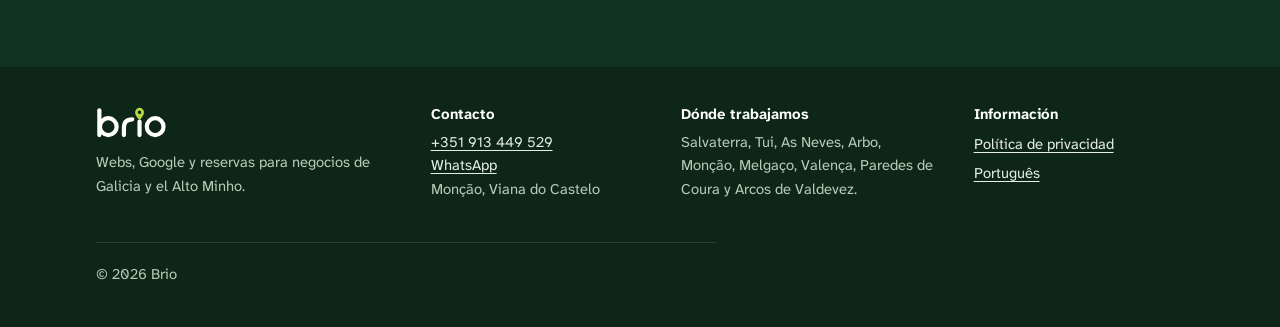
<file: es/index.html>
<!doctype html>
<html lang="es">
  <head>
    <meta charset="UTF-8" />
    <meta name="viewport" content="width=device-width, initial-scale=1.0" />
    <title>Diseño web y perfil de Google en Galicia sur | Brio</title>
    <meta
      name="description"
      content="Páginas web, perfil de Google y reservas online para bodegas, alojamientos, restaurantes y servicios de Tui, Salvaterra, As Neves y Arbo. Diagnóstico gratis."
    />
    <meta name="robots" content="index, follow, max-image-preview:large" />
    <link rel="canonical" href="https://meus-prompts.github.io/brio/es/" />
    <link rel="alternate" hreflang="es" href="https://meus-prompts.github.io/brio/" />
    <link rel="alternate" hreflang="es" href="https://meus-prompts.github.io/brio/es/" />
    <link rel="alternate" hreflang="x-default" href="https://meus-prompts.github.io/brio/" />
    <meta property="og:site_name" content="Brio" />
    <meta property="og:title" content="Web y perfil de Google para negocios de Galicia sur | Brio" />
    <meta
      property="og:description"
      content="Cuando buscan en Google, ¿aparece su negocio? Pida un diagnóstico gratis."
    />
    <meta property="og:url" content="https://meus-prompts.github.io/brio/es/" />
    <meta property="og:image" content="https://meus-prompts.github.io/brio/logo/brio-og.png" />
    <meta property="og:image:width" content="1200" />
    <meta property="og:image:height" content="630" />
    <meta property="og:image:alt" content="Logotipo de Brio" />
    <meta property="og:type" content="website" />
    <meta property="og:locale" content="es_ES" />
    <meta property="og:locale:alternate" content="pt_PT" />
    <meta name="twitter:card" content="summary_large_image" />
    <meta name="theme-color" content="#123321" />
    <link rel="icon" href="../logo/brio-icone.svg" type="image/svg+xml" />
    <link rel="apple-touch-icon" href="../logo/brio-icone.png" />
    <link rel="manifest" href="../site.webmanifest" />
    <link rel="preload" href="../fontes/bricolage-latin.woff2" as="font" type="font/woff2" crossorigin />
    <link rel="preload" href="../fontes/atkinson-latin-400.woff2" as="font" type="font/woff2" crossorigin />
    <link rel="stylesheet" href="../style.css" />
    <script type="application/ld+json">
{"@context": "https://schema.org", "@graph": [{"@type": "ProfessionalService", "@id": "https://meus-prompts.github.io/brio/#brio", "name": "Brio", "url": "https://meus-prompts.github.io/brio/es/", "description": "Páginas web, perfil de Google y reservas online para negocios de Galicia sur y el Alto Minho.", "image": "https://meus-prompts.github.io/brio/logo/brio-og.png", "logo": "https://meus-prompts.github.io/brio/logo/brio-icone.png", "telephone": "+351913449529", "address": {"@type": "PostalAddress", "addressLocality": "Monção", "addressRegion": "Viana do Castelo", "addressCountry": "PT"}, "areaServed": [{"@type": "City", "name": "Monção"}, {"@type": "City", "name": "Melgaço"}, {"@type": "City", "name": "Valença"}, {"@type": "City", "name": "Paredes de Coura"}, {"@type": "City", "name": "Arcos de Valdevez"}, {"@type": "City", "name": "Salvaterra de Miño"}, {"@type": "City", "name": "Tui"}, {"@type": "City", "name": "As Neves"}, {"@type": "City", "name": "Arbo"}], "knowsLanguage": ["pt-PT", "es", "en"], "hasOfferCatalog": {"@type": "OfferCatalog", "name": "Servicios", "itemListElement": [{"@type": "Offer", "itemOffered": {"@type": "Service", "name": "Presencia", "description": "Perfil de Google completo y web de una página para negocios locales."}}, {"@type": "Offer", "itemOffered": {"@type": "Service", "name": "Profesional", "description": "Web en español, portugués e inglés con reservas y citas directas."}}, {"@type": "Offer", "itemOffered": {"@type": "Service", "name": "Mantenimiento", "description": "Alojamiento, cambios y perfil de Google al día, con cuota mensual."}}, {"@type": "Offer", "itemOffered": {"@type": "Service", "name": "Asistente en WhatsApp", "description": "Respuestas automáticas y citas en español y portugués."}}]}}, {"@type": "WebSite", "@id": "https://meus-prompts.github.io/brio/#site", "url": "https://meus-prompts.github.io/brio/", "name": "Brio", "inLanguage": "es", "publisher": {"@id": "https://meus-prompts.github.io/brio/#brio"}}, {"@type": "FAQPage", "inLanguage": "es", "mainEntity": [{"@type": "Question", "name": "¿Necesito saber de tecnología?", "acceptedAnswer": {"@type": "Answer", "text": "No. Nos ocupamos de todo y explicamos lo necesario con palabras sencillas."}}, {"@type": "Question", "name": "¿Cuánto cuesta?", "acceptedAnswer": {"@type": "Answer", "text": "Depende de lo que necesite su negocio. Tras el diagnóstico gratis, enviamos una propuesta con precio cerrado. No hay costes ocultos."}}, {"@type": "Question", "name": "Ya tengo página de Facebook. ¿Necesito web?", "acceptedAnswer": {"@type": "Answer", "text": "No siempre. A veces basta con cuidar bien el perfil de Google. Si es el caso, se lo decimos en el diagnóstico."}}, {"@type": "Question", "name": "¿La web y el dominio son míos?", "acceptedAnswer": {"@type": "Answer", "text": "Sí. Quedan a su nombre, aunque deje de trabajar con nosotros."}}, {"@type": "Question", "name": "¿El asistente de WhatsApp responde solo a todo?", "acceptedAnswer": {"@type": "Answer", "text": "No. Responde a lo que el negocio le ha enseñado, avisa de que es una respuesta automática y le pasa la conversación cuando no sabe. Los datos de sus clientes se tratan de acuerdo con el RGPD."}}, {"@type": "Question", "name": "¿Vienen a mi negocio?", "acceptedAnswer": {"@type": "Answer", "text": "Sí, en Salvaterra, Tui, As Neves, Arbo y al otro lado del puente, en Monção, Valença y Melgaço. Para otras zonas, hablamos por videollamada."}}]}]}
    </script>
  </head>
  <body>
    <a class="skip-link" href="#conteudo">Saltar al contenido</a>

    <svg width="0" height="0" class="sr-only" aria-hidden="true" focusable="false">
      <symbol id="icon-whatsapp" viewBox="0 0 24 24">
        <path
          fill="currentColor"
          d="M12.04 2C6.58 2 2.13 6.45 2.13 11.91c0 1.75.46 3.45 1.32 4.95L2.05 22l5.25-1.38a9.9 9.9 0 0 0 4.74 1.21c5.46 0 9.91-4.45 9.91-9.91C21.95 6.45 17.5 2 12.04 2Zm0 18.15a8.2 8.2 0 0 1-4.19-1.15l-.3-.18-3.12.82.83-3.04-.2-.31a8.23 8.23 0 0 1-1.26-4.38c0-4.54 3.7-8.24 8.24-8.24 4.54 0 8.24 3.7 8.24 8.24 0 4.54-3.7 8.24-8.24 8.24Zm4.52-6.16c-.25-.12-1.47-.72-1.69-.81-.23-.08-.39-.12-.56.13-.16.24-.64.8-.78.97-.15.16-.29.18-.54.06-.25-.12-1.05-.39-1.99-1.23-.74-.66-1.23-1.47-1.38-1.72-.14-.25-.01-.38.11-.5.11-.11.25-.29.37-.43.13-.15.17-.25.25-.42.08-.16.04-.31-.02-.43-.06-.12-.56-1.34-.76-1.84-.2-.48-.41-.42-.56-.43h-.48c-.17 0-.43.06-.66.31-.22.25-.86.85-.86 2.07 0 1.22.89 2.4 1.01 2.56.12.17 1.75 2.67 4.23 3.74.59.26 1.05.41 1.41.52.59.19 1.13.16 1.56.1.48-.07 1.47-.6 1.67-1.18.21-.58.21-1.07.15-1.18-.06-.1-.23-.16-.48-.28Z"
        />
      </symbol>
    </svg>

    <header class="header">
      <div class="container header-row">
        <a class="logo" href="#topo" aria-label="Brio, volver al inicio">
          <img src="../logo/brio-escuro.svg" alt="Brio" width="94" height="42" />
        </a>

        <button class="menu-toggle" aria-label="Abrir menú" aria-expanded="false" aria-controls="menu">
          <span></span><span></span>
        </button>

        <nav class="nav" id="menu" aria-label="Navegación principal">
          <a href="#servicos">Servicios</a>
          <a href="#para-quem">Para quién</a>
          <a href="#como-funciona">Cómo funciona</a>
          <a href="#perguntas">Preguntas</a>
          <a class="nav-lang" href="../" lang="pt-PT" hreflang="pt-PT">Português</a>
        </nav>
      </div>
    </header>

    <main id="conteudo">
      <section class="hero" id="topo" aria-labelledby="hero-title">
        <div class="container hero-grid">
          <div class="hero-copy">
            <p class="eyebrow">Páginas web y perfil de Google en Galicia sur y el Alto Minho</p>
            <h1 id="hero-title">Cuando buscan en Google, ¿aparece su negocio?</h1>
            <p class="hero-lead">
              Nos ocupamos de su perfil de Google, hacemos la web y ponemos en marcha las reservas.
              Para bodegas, alojamientos, restaurantes y servicios de Tui, Salvaterra, As Neves, Arbo y el Alto Minho.
            </p>
            <div class="actions">
              <a
                class="button button--lime"
                href="https://wa.me/351913449529?text=%C2%A1Hola!%20Me%20gustar%C3%ADa%20pedir%20el%20diagn%C3%B3stico%20gratis%20de%20mi%20negocio%20en%20Google."
                target="_blank"
                rel="noopener noreferrer"
              >
                <svg class="icon" aria-hidden="true"><use href="#icon-whatsapp" /></svg>
                Pedir diagnóstico gratis
                <span class="sr-only">(abre WhatsApp en una nueva ventana)</span>
              </a>
              <a class="button button--outline" href="#servicos">Ver servicios</a>
            </div>
          </div>

          <figure class="search" aria-labelledby="search-caption">
            <div class="search-window" aria-hidden="true">
              <div class="search-bar">
                <svg class="search-icon" viewBox="0 0 24 24"><circle cx="10.5" cy="10.5" r="6.5" fill="none" stroke="currentColor" stroke-width="2.2"/><path d="m15.5 15.5 5 5" stroke="currentColor" stroke-width="2.2" stroke-linecap="round"/></svg>
                <span class="search-query" data-query>bodega de alvariño en monção</span><span class="caret"></span>
              </div>
              <div class="result" data-result>
                <div class="result-map">
                  <span class="pin"></span>
                </div>
                <div class="result-body">
                  <p class="result-name" data-name>Su negocio</p>
                  <p class="result-rating"><span class="stars">★★★★★</span> 4,9 <span class="muted" data-reviews>(128 reseñas)</span></p>
                  <p class="result-meta" data-meta>Bodega con catas y visitas</p>
                  <p class="result-open" data-open>Abierto, cierra a las 19:00</p>
                  <div class="result-actions">
                    <span>Llamar</span><span>Cómo llegar</span><span class="primary" data-action>Reservar cata</span>
                  </div>
                </div>
              </div>
            </div>
            <figcaption id="search-caption">
              Ejemplo de lo que ve un cliente cuando su perfil está bien cuidado.
            </figcaption>
          </figure>
        </div>
      </section>

      <section class="section" id="diagnostico" aria-labelledby="diagnostico-title">
        <div class="container split">
          <div class="split-copy">
            <h2 id="diagnostico-title">Empiece por saber cómo le ven hoy.</h2>
            <p>
              Analizamos el perfil de su negocio en Google y le entregamos una hoja sencilla, en
              mano o por WhatsApp, con lo que está bien y lo que está alejando clientes.
            </p>
            <p>Es gratis y no obliga a nada. Muchas mejoras puede hacerlas usted mismo.</p>
            <a
              class="button"
              href="https://wa.me/351913449529?text=%C2%A1Hola!%20Me%20gustar%C3%ADa%20pedir%20el%20diagn%C3%B3stico%20gratis%20de%20mi%20negocio%20en%20Google."
              target="_blank"
              rel="noopener noreferrer"
            >
              <svg class="icon" aria-hidden="true"><use href="#icon-whatsapp" /></svg>
              Pedir diagnóstico gratis
              <span class="sr-only">(abre WhatsApp en una nueva ventana)</span>
            </a>
          </div>

          <div class="sheet">
            <p class="sheet-title">Diagnóstico del perfil de Google</p>
            <p class="sheet-fields"><span>Negocio</span><span>Fecha</span></p>
            <ul class="sheet-list">
              <li>Aparece cuando buscan lo que hace, más "Tui" o "Salvaterra"</li>
              <li>Horario correcto, incluidos festivos y el mes de agosto</li>
              <li>Fotos recientes del local y del trabajo</li>
              <li>Reseñas respondidas, las buenas y las malas</li>
              <li>Teléfono, WhatsApp y web funcionando en el móvil</li>
              <li>Información en portugués para quien viene de Portugal</li>
            </ul>
            <p class="sheet-foot">Hecho por Brio, en Monção.</p>
          </div>
        </div>
      </section>

      <section class="section section--tint" id="servicos" aria-labelledby="servicos-title">
        <div class="container">
          <h2 id="servicos-title">Qué hacemos.</h2>
          <p class="lead">
            Empiece por lo que necesita ahora y añada el resto cuando tenga sentido. Cada trabajo
            tiene alcance y precio cerrados por escrito antes de empezar.
          </p>

          <div class="services">
            <article class="service">
              <header>
                <h3>Presencia</h3>
                <p>Para quien quiere que le encuentren.</p>
              </header>
              <ul>
                <li>Perfil de Google completo: categorías, horarios, fotos y servicios</li>
                <li>Web de una página, rápida en el móvil</li>
                <li>Botones para llamar, hablar por WhatsApp y llegar hasta usted</li>
                <li>Dominio y correo profesional a su nombre</li>
              </ul>
            </article>

            <article class="service service--main">
              <header>
                <h3>Profissional</h3>
                <p>Para quien quiere recibir reservas y citas.</p>
              </header>
              <ul>
                <li>Todo lo incluido en Presencia</li>
                <li>Web con varias páginas, en español, portugués e inglés</li>
                <li>Reservas y citas directas en su web: habitaciones, catas, mesas, consultas</li>
                <li>Menos comisiones pagadas a plataformas de reservas</li>
                <li>Petición automática de reseña a quien ya fue cliente</li>
              </ul>
            </article>

            <article class="service">
              <header>
                <h3>Mantenimiento</h3>
                <p>Una cuota mensual, para no tener que pensar en ello.</p>
              </header>
              <ul>
                <li>Alojamiento, seguridad y copias de seguridad de la web</li>
                <li>Cambios de horarios, precios, menús y fotos</li>
                <li>Perfil de Google siempre al día</li>
                <li>Un resumen mensual sencillo: visitas, llamadas y reservas</li>
              </ul>
            </article>

            <article class="service">
              <header>
                <h3>Asistente en WhatsApp</h3>
                <p>Responde cuando usted no puede atender.</p>
              </header>
              <ul>
                <li>Responde a las preguntas de siempre: horarios, precios, cómo llegar</li>
                <li>Gestiona citas y envía recordatorios, en español y portugués</li>
                <li>Avisa al cliente de que es una respuesta automática</li>
                <li>Le pasa la conversación cuando no sabe responder</li>
              </ul>
            </article>
          </div>
        </div>
      </section>

      <section class="section" id="para-quem" aria-labelledby="para-quem-title">
        <div class="container">
          <h2 id="para-quem-title">Para quién trabajamos.</h2>
          <dl class="audience">
            <div>
              <dt>Bodegas y pazos</dt>
              <dd>Visitas y catas reservadas en la web, en tres idiomas, para quien viene a conocer el Alvariño.</dd>
            </div>
            <div>
              <dt>Alojamientos y turismo rural</dt>
              <dd>Reservas directas en su web, para depender menos de las plataformas y sus comisiones.</dd>
            </div>
            <div>
              <dt>Restaurantes y cafeterías</dt>
              <dd>Carta en español y portugués con código QR, horarios correctos en Google y reservas de mesa.</dd>
            </div>
            <div>
              <dt>Termas, salud y bienestar</dt>
              <dd>Citas online y recordatorios automáticos, para que haya menos ausencias.</dd>
            </div>
            <div>
              <dt>Servicios del día a día</dt>
              <dd>Peluquerías, talleres, academias, clínicas: aparecer a quien busca en la zona.</dd>
            </div>
          </dl>
        </div>
      </section>

      <section class="section section--straw" id="galiza" aria-labelledby="galiza-title">
        <div class="container bridge">
          <div>
            <h2 id="galiza-title">A los dos lados del puente.</h2>
            <p>
              Muchos clientes de Tui, Salvaterra, As Neves y Arbo vienen de Portugal. Un perfil y una web en
              portugués ayudan a que elijan su negocio y no el de al lado.
            </p>
          </div>
          <div class="bridge-es">
            <h3>¿Tiene un negocio en Galicia?</h3>
            <p>
              En Salvaterra, Tui, As Neves o Arbo, le atendemos en español. Perfil de Google,
              página web y reservas, con el mismo trato cercano.
            </p>
            <a
              class="button"
              href="https://wa.me/351913449529?text=%C2%A1Hola!%20Me%20gustar%C3%ADa%20saber%20m%C3%A1s%20sobre%20Brio%20para%20mi%20negocio."
              target="_blank"
              rel="noopener noreferrer"
            >
              <svg class="icon" aria-hidden="true"><use href="#icon-whatsapp" /></svg>
              Escribir por WhatsApp
              <span class="sr-only">(se abre en una nueva ventana)</span>
            </a>
          </div>
        </div>
      </section>

      <section class="section" id="como-funciona" aria-labelledby="como-funciona-title">
        <div class="container">
          <h2 id="como-funciona-title">Cómo funciona.</h2>
          <ol class="steps">
            <li>
              <h3>Diagnóstico gratis</h3>
              <p>Vemos su perfil de Google y le mostramos qué mejorar. En su negocio o por WhatsApp.</p>
            </li>
            <li>
              <h3>Propuesta cerrada</h3>
              <p>Recibe por escrito qué hacemos, el plazo y el precio. Solo avanzamos si tiene sentido para usted.</p>
            </li>
            <li>
              <h3>Lo ve antes de publicar</h3>
              <p>Sigue cómo se hace la web y ajustamos con usted lo que haga falta.</p>
            </li>
            <li>
              <h3>Publicado y acompañado</h3>
              <p>Publicamos, explicamos lo esencial y, si quiere, nos encargamos del mantenimiento.</p>
            </li>
          </ol>
        </div>
      </section>

      <section class="section section--tint" id="quem" aria-labelledby="quem-title">
        <div class="container">
          <h2 id="quem-title">Quién está detrás.</h2>
          <p class="lead">
            Un equipo pequeño, a propósito: habla directamente con quien hace el trabajo, sin
            intermediarios.
          </p>
          <ul class="team">
            <li class="person">
              <span class="avatar" aria-hidden="true">FC</span>
              <div>
                <h3>Filipe Crespo</h3>
                <p class="role">Ingeniero de software</p>
                <p>
                  Más de 10 años creando productos digitales en Portugal y Brasil. Vive en Monção
                  y es quien pasa por su negocio.
                </p>
                <a href="https://www.linkedin.com/in/filipescrespo/" target="_blank" rel="noopener noreferrer"
                  >LinkedIn<span class="sr-only"> de Filipe Crespo (se abre en una nueva ventana)</span></a
                >
              </div>
            </li>
            <li class="person">
              <span class="avatar" aria-hidden="true">GT</span>
              <div>
                <h3>Gilson Terra</h3>
                <p class="role">Desarrollador web sénior y analista de sistemas</p>
                <p>
                  Construye webs y sistemas web y garantiza que todo funciona como debe, del primer
                  boceto al mantenimiento.
                </p>
                <a href="https://www.linkedin.com/in/gilsonterra" target="_blank" rel="noopener noreferrer"
                  >LinkedIn<span class="sr-only"> de Gilson Terra (se abre en una nueva ventana)</span></a
                >
              </div>
            </li>
          </ul>
        </div>
      </section>

      <section class="section" id="perguntas" aria-labelledby="perguntas-title">
        <div class="container faq">
          <h2 id="perguntas-title">Preguntas frecuentes.</h2>
          <details>
            <summary>¿Necesito saber de tecnología?</summary>
            <p>No. Nos ocupamos de todo y explicamos lo necesario con palabras sencillas.</p>
          </details>
          <details>
            <summary>¿Cuánto cuesta?</summary>
            <p>
              Depende de lo que necesite su negocio. Tras el diagnóstico gratis, enviamos una
              propuesta con precio cerrado. No hay costes ocultos.
            </p>
          </details>
          <details>
            <summary>Ya tengo página de Facebook. ¿Necesito web?</summary>
            <p>
              No siempre. A veces basta con cuidar bien el perfil de Google. Si es el caso,
              se lo decimos en el diagnóstico.
            </p>
          </details>
          <details>
            <summary>¿La web y el dominio son míos?</summary>
            <p>Sí. Quedan a su nombre, aunque deje de trabajar con nosotros.</p>
          </details>
          <details>
            <summary>¿El asistente de WhatsApp responde solo a todo?</summary>
            <p>
              No. Responde a lo que el negocio le ha enseñado, avisa de que es una respuesta automática y
              le pasa la conversación cuando no sabe. Los datos de sus clientes se tratan de
              acuerdo con el RGPD.
            </p>
          </details>
          <details>
            <summary>¿Vienen a mi negocio?</summary>
            <p>
              Sí, en Salvaterra, Tui, As Neves, Arbo y al otro lado del puente, en Monção, Valença y
              Melgaço. Para otras zonas, hablamos por videollamada.
            </p>
          </details>
        </div>
      </section>

      <section class="cta" id="contacto" aria-labelledby="contacto-title">
        <div class="container cta-inner">
          <h2 id="contacto-title">¿Quiere saber cómo aparece su negocio en Google?</h2>
          <p>Envíe el nombre de su negocio por WhatsApp. Respondemos en un máximo de 2 días laborables.</p>
          <a
            class="button button--lime"
            href="https://wa.me/351913449529?text=%C2%A1Hola!%20Me%20gustar%C3%ADa%20pedir%20el%20diagn%C3%B3stico%20gratis%20de%20mi%20negocio%20en%20Google."
            target="_blank"
            rel="noopener noreferrer"
          >
            <svg class="icon" aria-hidden="true"><use href="#icon-whatsapp" /></svg>
            Pedir diagnóstico gratis
            <span class="sr-only">(abre WhatsApp en una nueva ventana)</span>
          </a>
        </div>
      </section>
    </main>

    <a
      class="wa-float"
      href="https://wa.me/351913449529?text=%C2%A1Hola!%20Me%20gustar%C3%ADa%20pedir%20el%20diagn%C3%B3stico%20gratis%20de%20mi%20negocio%20en%20Google."
      target="_blank"
      rel="noopener noreferrer"
      aria-label="Hablar por WhatsApp (se abre en una nueva ventana)"
    >
      <svg class="icon" aria-hidden="true"><use href="#icon-whatsapp" /></svg>
    </a>

    <footer class="footer">
      <div class="container footer-grid">
        <div>
          <img src="../logo/brio-escuro.svg" alt="Brio" width="80" height="35" loading="lazy" />
          <p>Webs, Google y reservas para negocios de Galicia y el Alto Minho.</p>
        </div>
        <div>
          <h2>Contacto</h2>
          <p><a href="tel:+351913449529">+351 913 449 529</a></p>
          <p><a href="https://wa.me/351913449529" target="_blank" rel="noopener noreferrer">WhatsApp</a></p>
          <p>Monção, Viana do Castelo</p>
        </div>
        <div>
          <h2>Dónde trabajamos</h2>
          <p>Salvaterra, Tui, As Neves, Arbo, Monção, Melgaço, Valença, Paredes de Coura y Arcos de Valdevez.</p>
        </div>
        <div>
          <h2>Información</h2>
          <ul>
            <li><a href="privacidad.html">Política de privacidad</a></li>
                        <li><a href="../" lang="pt-PT" hreflang="pt-PT">Português</a></li>
          </ul>
        </div>
        <p class="footer-legal">© <span id="ano">2026</span> Brio</p>
      </div>
    </footer>

    <script src="../script.js" defer></script>
  </body>
</html>
</file>
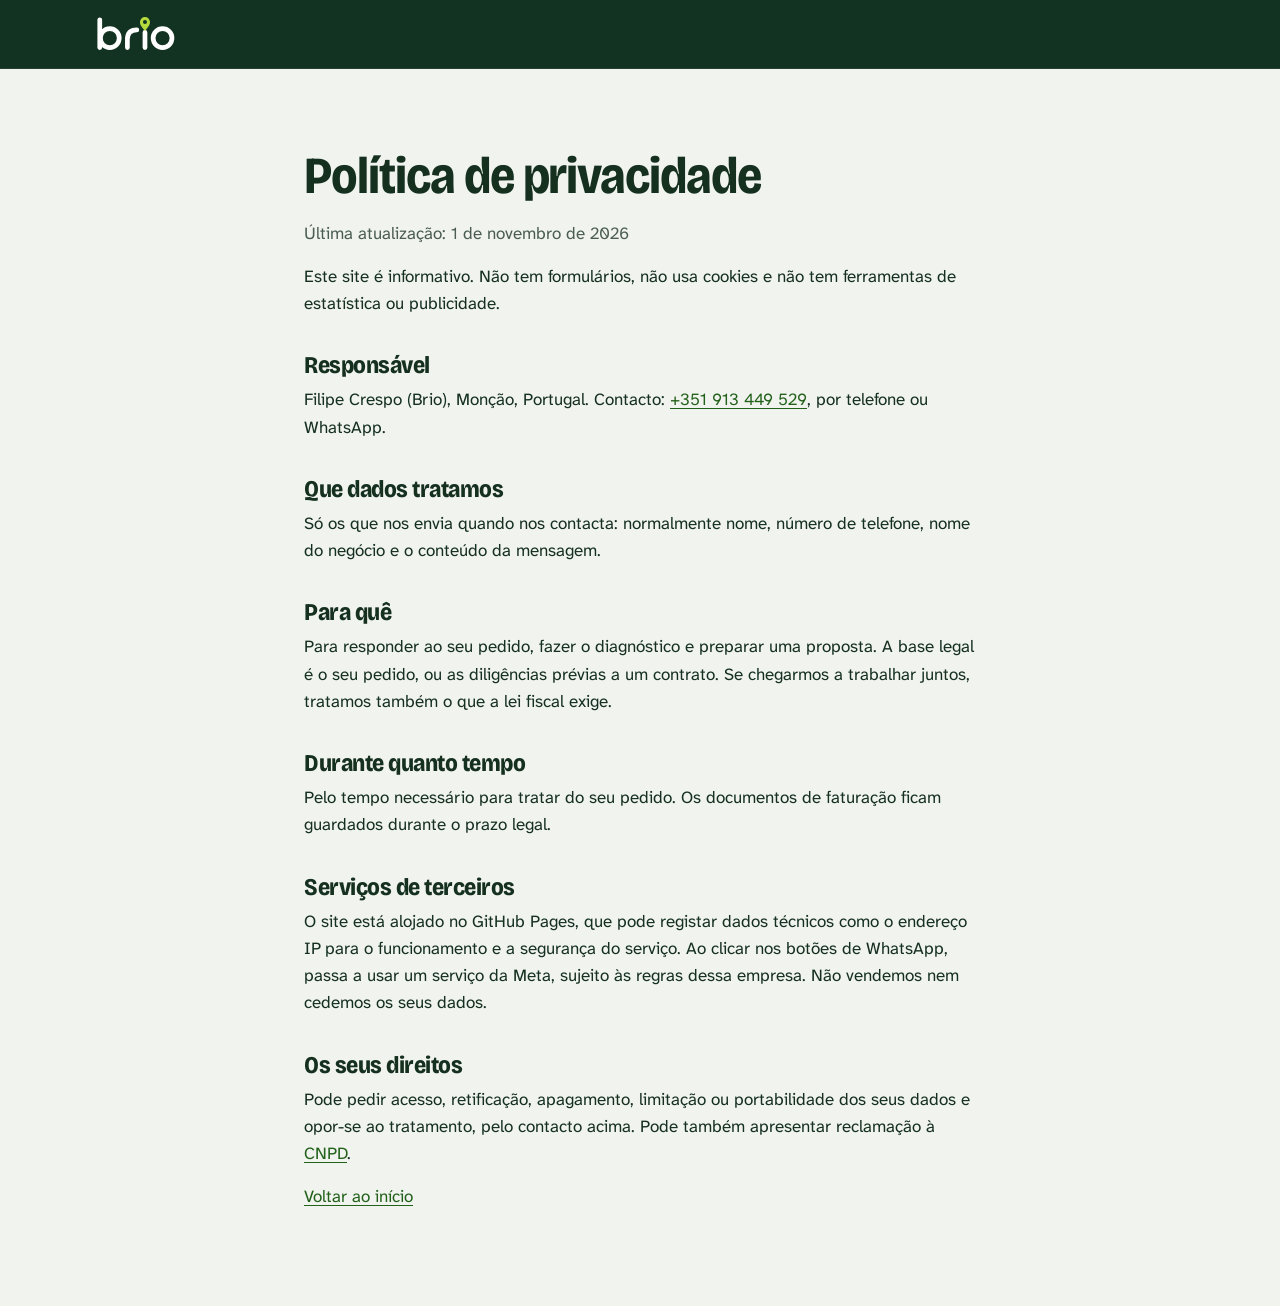
<file: privacidade.html>
<!doctype html>
<html lang="pt-PT">
  <head>
    <meta charset="UTF-8" />
    <meta name="viewport" content="width=device-width, initial-scale=1.0" />
    <title>Política de privacidade | Brio</title>
    <meta name="description" content="Como a Brio trata os dados de quem visita o site ou entra em contacto." />
    <meta name="robots" content="index, follow" />
    <link rel="canonical" href="https://meus-prompts.github.io/brio/privacidade.html" />
    <link rel="alternate" hreflang="pt-PT" href="https://meus-prompts.github.io/brio/privacidade.html" />
    <link rel="alternate" hreflang="es" href="https://meus-prompts.github.io/brio/es/privacidad.html" />
    <meta name="theme-color" content="#123321" />
    <link rel="icon" href="logo/brio-icone.svg" type="image/svg+xml" />
    <link rel="stylesheet" href="style.css" />
  </head>
  <body>
    <header class="header">
      <div class="container header-row">
        <a class="logo" href="./" aria-label="Brio">
          <img src="logo/brio-escuro.svg" alt="Brio" width="94" height="42" />
        </a>
      </div>
    </header>
    <main class="page">
      <div class="container">
        <h1>Política de privacidade</h1>
        <p class="page-date">Última atualização: 1 de novembro de 2026</p>
        <p>Este site é informativo. Não tem formulários, não usa cookies e não tem ferramentas de estatística ou publicidade.</p>
        <h2>Responsável</h2>
        <p>Filipe Crespo (Brio), Monção, Portugal. Contacto: <a href="tel:+351913449529">+351 913 449 529</a>, por telefone ou WhatsApp.</p>
        <h2>Que dados tratamos</h2>
        <p>Só os que nos envia quando nos contacta: normalmente nome, número de telefone, nome do negócio e o conteúdo da mensagem.</p>
        <h2>Para quê</h2>
        <p>Para responder ao seu pedido, fazer o diagnóstico e preparar uma proposta. A base legal é o seu pedido, ou as diligências prévias a um contrato. Se chegarmos a trabalhar juntos, tratamos também o que a lei fiscal exige.</p>
        <h2>Durante quanto tempo</h2>
        <p>Pelo tempo necessário para tratar do seu pedido. Os documentos de faturação ficam guardados durante o prazo legal.</p>
        <h2>Serviços de terceiros</h2>
        <p>O site está alojado no GitHub Pages, que pode registar dados técnicos como o endereço IP para o funcionamento e a segurança do serviço. Ao clicar nos botões de WhatsApp, passa a usar um serviço da Meta, sujeito às regras dessa empresa. Não vendemos nem cedemos os seus dados.</p>
        <h2>Os seus direitos</h2>
        <p>Pode pedir acesso, retificação, apagamento, limitação ou portabilidade dos seus dados e opor-se ao tratamento, pelo contacto acima. Pode também apresentar reclamação à <a href="https://www.cnpd.pt/" rel="noopener noreferrer">CNPD</a>.</p>
        <p><a href="./">Voltar ao início</a></p>
      </div>
    </main>
  </body>
</html>
</file>
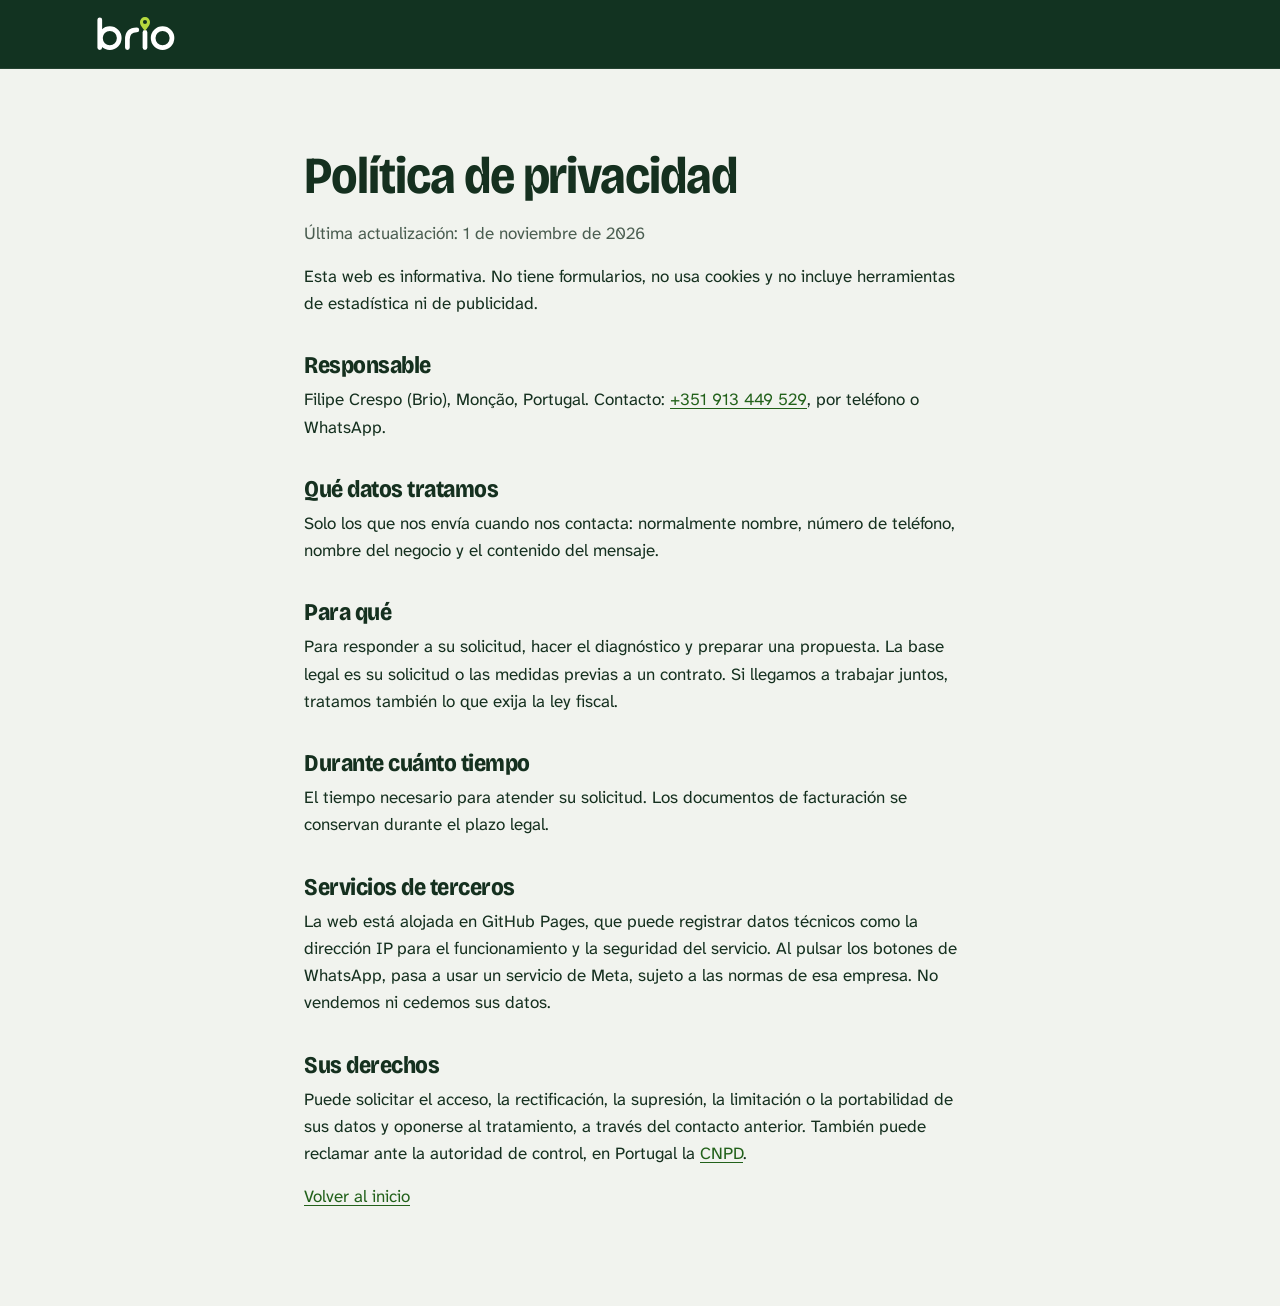
<file: es/privacidad.html>
<!doctype html>
<html lang="es">
  <head>
    <meta charset="UTF-8" />
    <meta name="viewport" content="width=device-width, initial-scale=1.0" />
    <title>Política de privacidad | Brio</title>
    <meta name="description" content="Cómo trata Brio los datos de quien visita la web o se pone en contacto." />
    <meta name="robots" content="index, follow" />
    <link rel="canonical" href="https://meus-prompts.github.io/brio/es/privacidad.html" />
    <link rel="alternate" hreflang="pt-PT" href="https://meus-prompts.github.io/brio/privacidade.html" />
    <link rel="alternate" hreflang="es" href="https://meus-prompts.github.io/brio/es/privacidad.html" />
    <meta name="theme-color" content="#123321" />
    <link rel="icon" href="../logo/brio-icone.svg" type="image/svg+xml" />
    <link rel="stylesheet" href="../style.css" />
  </head>
  <body>
    <header class="header">
      <div class="container header-row">
        <a class="logo" href="./" aria-label="Brio">
          <img src="../logo/brio-escuro.svg" alt="Brio" width="94" height="42" />
        </a>
      </div>
    </header>
    <main class="page">
      <div class="container">
        <h1>Política de privacidad</h1>
        <p class="page-date">Última actualización: 1 de noviembre de 2026</p>
        <p>Esta web es informativa. No tiene formularios, no usa cookies y no incluye herramientas de estadística ni de publicidad.</p>
        <h2>Responsable</h2>
        <p>Filipe Crespo (Brio), Monção, Portugal. Contacto: <a href="tel:+351913449529">+351 913 449 529</a>, por teléfono o WhatsApp.</p>
        <h2>Qué datos tratamos</h2>
        <p>Solo los que nos envía cuando nos contacta: normalmente nombre, número de teléfono, nombre del negocio y el contenido del mensaje.</p>
        <h2>Para qué</h2>
        <p>Para responder a su solicitud, hacer el diagnóstico y preparar una propuesta. La base legal es su solicitud o las medidas previas a un contrato. Si llegamos a trabajar juntos, tratamos también lo que exija la ley fiscal.</p>
        <h2>Durante cuánto tiempo</h2>
        <p>El tiempo necesario para atender su solicitud. Los documentos de facturación se conservan durante el plazo legal.</p>
        <h2>Servicios de terceros</h2>
        <p>La web está alojada en GitHub Pages, que puede registrar datos técnicos como la dirección IP para el funcionamiento y la seguridad del servicio. Al pulsar los botones de WhatsApp, pasa a usar un servicio de Meta, sujeto a las normas de esa empresa. No vendemos ni cedemos sus datos.</p>
        <h2>Sus derechos</h2>
        <p>Puede solicitar el acceso, la rectificación, la supresión, la limitación o la portabilidad de sus datos y oponerse al tratamiento, a través del contacto anterior. También puede reclamar ante la autoridad de control, en Portugal la <a href="https://www.cnpd.pt/" rel="noopener noreferrer">CNPD</a>.</p>
        <p><a href="./">Volver al inicio</a></p>
      </div>
    </main>
  </body>
</html>
</file>
<file: style.css>
/* Fontes alojadas no próprio site: mais rápido e sem pedidos a terceiros. */
@font-face {
  font-family: "Atkinson Hyperlegible Next";
  font-style: normal;
  font-weight: 400;
  font-display: swap;
  src: url("fontes/atkinson-latin-ext-400.woff2") format("woff2");
  unicode-range: U+0100-02BA, U+02BD-02C5, U+02C7-02CC, U+02CE-02D7, U+02DD-02FF, U+0304, U+0308, U+0329, U+1D00-1DBF, U+1E00-1E9F, U+1EF2-1EFF, U+2020, U+20A0-20AB, U+20AD-20C4, U+2113, U+2C60-2C7F, U+A720-A7FF;
}
@font-face {
  font-family: "Atkinson Hyperlegible Next";
  font-style: normal;
  font-weight: 400;
  font-display: swap;
  src: url("fontes/atkinson-latin-400.woff2") format("woff2");
  unicode-range: U+0000-00FF, U+0131, U+0152-0153, U+02BB-02BC, U+02C6, U+02DA, U+02DC, U+0304, U+0308, U+0329, U+2000-206F, U+20AC, U+2122, U+2191, U+2193, U+2212, U+2215, U+FEFF, U+FFFD;
}
@font-face {
  font-family: "Atkinson Hyperlegible Next";
  font-style: normal;
  font-weight: 700;
  font-display: swap;
  src: url("fontes/atkinson-latin-ext-400.woff2") format("woff2");
  unicode-range: U+0100-02BA, U+02BD-02C5, U+02C7-02CC, U+02CE-02D7, U+02DD-02FF, U+0304, U+0308, U+0329, U+1D00-1DBF, U+1E00-1E9F, U+1EF2-1EFF, U+2020, U+20A0-20AB, U+20AD-20C4, U+2113, U+2C60-2C7F, U+A720-A7FF;
}
@font-face {
  font-family: "Atkinson Hyperlegible Next";
  font-style: normal;
  font-weight: 700;
  font-display: swap;
  src: url("fontes/atkinson-latin-400.woff2") format("woff2");
  unicode-range: U+0000-00FF, U+0131, U+0152-0153, U+02BB-02BC, U+02C6, U+02DA, U+02DC, U+0304, U+0308, U+0329, U+2000-206F, U+20AC, U+2122, U+2191, U+2193, U+2212, U+2215, U+FEFF, U+FFFD;
}
@font-face {
  font-family: "Bricolage Grotesque";
  font-style: normal;
  font-weight: 500 800;
  font-stretch: 75% 100%;
  font-display: swap;
  src: url("fontes/bricolage-latin-ext.woff2") format("woff2");
  unicode-range: U+0100-02BA, U+02BD-02C5, U+02C7-02CC, U+02CE-02D7, U+02DD-02FF, U+0304, U+0308, U+0329, U+1D00-1DBF, U+1E00-1E9F, U+1EF2-1EFF, U+2020, U+20A0-20AB, U+20AD-20C4, U+2113, U+2C60-2C7F, U+A720-A7FF;
}
@font-face {
  font-family: "Bricolage Grotesque";
  font-style: normal;
  font-weight: 500 800;
  font-stretch: 75% 100%;
  font-display: swap;
  src: url("fontes/bricolage-latin.woff2") format("woff2");
  unicode-range: U+0000-00FF, U+0131, U+0152-0153, U+02BB-02BC, U+02C6, U+02DA, U+02DC, U+0304, U+0308, U+0329, U+2000-206F, U+20AC, U+2122, U+2191, U+2193, U+2212, U+2215, U+FEFF, U+FFFD;
}

/* Brio: granito do Minho, verde da vinha, palha do Alvarinho. */
:root {
  --granito: #f1f3ee;
  --papel: #ffffff;
  --tinta: #15301f;
  --tinta-suave: #4a5d50;
  --linha: #cbd5c8;
  --mato: #123321;
  --mato-claro: #1c4a30;
  --vinha: #2c7a1d;
  --vinha-escura: #22611a;
  --lima: #b6da3e;
  --palha: #f2ecb8;

  --display: "Bricolage Grotesque", "Arial Narrow", system-ui, sans-serif;
  --texto: "Atkinson Hyperlegible Next", system-ui, -apple-system, "Segoe UI", sans-serif;

  --gutter: 1rem;
  --max: 72rem;
  --radius-s: 0.375rem;
  --radius-l: 1rem;
}

@media (min-width: 48rem) {
  :root {
    --gutter: 2rem;
  }
}

*,
*::before,
*::after {
  box-sizing: border-box;
}

html {
  scroll-behavior: smooth;
  scroll-padding-top: 5rem;
  -webkit-text-size-adjust: 100%;
}

@media (prefers-reduced-motion: reduce) {
  html {
    scroll-behavior: auto;
  }
}

body {
  margin: 0;
  background: var(--granito);
  color: var(--tinta);
  font-family: var(--texto);
  font-size: 1.0625rem;
  line-height: 1.6;
}

img,
svg {
  display: block;
  max-width: 100%;
}

h1,
h2,
h3 {
  font-family: var(--display);
  font-variation-settings: "wdth" 88;
  line-height: 1.05;
  letter-spacing: -0.02em;
  margin: 0;
  text-wrap: balance;
}

h2 {
  font-size: clamp(2rem, 4.2vw, 3.25rem);
  font-weight: 750;
  margin-bottom: 1.25rem;
  max-width: 22ch;
}

h3 {
  font-size: 1.375rem;
  font-weight: 700;
  letter-spacing: -0.01em;
}

p {
  margin: 0 0 1rem;
  max-width: 62ch;
}

a {
  color: var(--vinha-escura);
  text-underline-offset: 0.2em;
}

a:hover {
  color: var(--tinta);
}

:focus-visible {
  outline: 3px solid var(--lima);
  outline-offset: 3px;
  border-radius: 2px;
}

.sr-only {
  position: absolute;
  width: 1px;
  height: 1px;
  padding: 0;
  margin: -1px;
  overflow: hidden;
  clip: rect(0, 0, 0, 0);
  white-space: nowrap;
  border: 0;
}

.skip-link {
  position: absolute;
  left: var(--gutter);
  top: -4rem;
  z-index: 100;
  background: var(--lima);
  color: var(--mato);
  padding: 0.6rem 1rem;
  border-radius: var(--radius-s);
  font-weight: 700;
}

.skip-link:focus {
  top: 0.75rem;
}

.container {
  width: 100%;
  max-width: var(--max);
  margin: 0 auto;
  padding: 0 var(--gutter);
}

/* Botões */
.button {
  display: inline-flex;
  align-items: center;
  gap: 0.6rem;
  min-height: 3rem;
  padding: 0.75rem 1.4rem;
  border-radius: 999px;
  border: 2px solid var(--vinha);
  background: var(--vinha);
  color: #fff;
  font-weight: 700;
  font-size: 1rem;
  text-decoration: none;
  transition: background-color 0.15s ease, border-color 0.15s ease;
}

.button:hover {
  background: var(--vinha-escura);
  border-color: var(--vinha-escura);
  color: #fff;
}

.button--lime {
  background: var(--lima);
  border-color: var(--lima);
  color: var(--mato);
}

.button--lime:hover {
  background: #c9e86a;
  border-color: #c9e86a;
  color: var(--mato);
}

.button--outline {
  background: transparent;
  border-color: rgb(255 255 255 / 0.45);
  color: #fff;
}

.button--outline:hover {
  background: rgb(255 255 255 / 0.08);
  border-color: #fff;
}

.icon {
  width: 1.25rem;
  height: 1.25rem;
  flex: none;
}

.actions {
  display: flex;
  flex-wrap: wrap;
  gap: 0.75rem;
}

/* Cabeçalho */
.header {
  position: sticky;
  top: 0;
  z-index: 50;
  background: var(--mato);
  border-bottom: 1px solid rgb(255 255 255 / 0.08);
}

.header-row {
  display: flex;
  align-items: center;
  justify-content: space-between;
  min-height: 4.25rem;
}

.logo img {
  height: 2.25rem;
  width: auto;
}

.nav {
  display: flex;
  align-items: center;
  gap: 1.75rem;
}

.nav a {
  color: #e6efe4;
  text-decoration: none;
  font-weight: 700;
  font-size: 0.975rem;
}

.nav a:hover {
  color: var(--lima);
}

.menu-toggle {
  display: none;
}

@media (max-width: 47.99rem) {
  .menu-toggle {
    display: grid;
    gap: 6px;
    place-content: center;
    width: 2.75rem;
    height: 2.75rem;
    background: transparent;
    border: 1px solid rgb(255 255 255 / 0.3);
    border-radius: var(--radius-s);
    cursor: pointer;
  }

  .menu-toggle span {
    display: block;
    width: 1.25rem;
    height: 2px;
    background: #fff;
    transition: transform 0.2s ease;
  }

  .menu-toggle[aria-expanded="true"] span:first-child {
    transform: translateY(4px) rotate(45deg);
  }

  .menu-toggle[aria-expanded="true"] span:last-child {
    transform: translateY(-4px) rotate(-45deg);
  }

  .nav {
    display: none;
    position: absolute;
    top: 100%;
    left: 0;
    right: 0;
    flex-direction: column;
    align-items: stretch;
    gap: 0;
    background: var(--mato);
    padding: 0.5rem var(--gutter) 1.25rem;
    border-bottom: 1px solid rgb(255 255 255 / 0.1);
  }

  .nav.is-open {
    display: flex;
  }

  .nav a {
    padding: 0.85rem 0;
    border-bottom: 1px solid rgb(255 255 255 / 0.08);
  }
}

/* Hero */
.hero {
  background: var(--mato);
  color: #fff;
  padding: clamp(3rem, 8vw, 6rem) 0 clamp(3.5rem, 8vw, 6.5rem);
  overflow: hidden;
}

.hero-grid {
  display: grid;
  gap: 3rem;
  align-items: center;
}

@media (min-width: 60rem) {
  .hero-grid {
    grid-template-columns: 1.05fr 1fr;
    gap: 4rem;
  }
}

.hero h1 {
  font-size: clamp(2.5rem, 5.8vw, 4.6rem);
  font-weight: 750;
  font-variation-settings: "wdth" 92;
  line-height: 1;
  letter-spacing: -0.025em;
  margin-bottom: 1.5rem;
  max-width: 13ch;
}

.hero-lead {
  font-size: 1.1875rem;
  color: #d9e6d6;
  margin-bottom: 2rem;
  max-width: 44ch;
}

/* A pesquisa: o momento principal da página. */
.search {
  margin: 0;
}

.search-window {
  background: var(--papel);
  color: #1f2a22;
  border-radius: var(--radius-l);
  padding: 1rem;
  box-shadow: 0 1.5rem 3rem -1rem rgb(0 0 0 / 0.45);
  transform: rotate(-1.2deg);
}

.search-bar {
  display: flex;
  align-items: center;
  gap: 0.6rem;
  min-height: 3.25rem;
  padding: 0 1.1rem;
  border: 1px solid #dfe3dc;
  border-radius: 999px;
  font-family: var(--display);
  font-variation-settings: "wdth" 95;
  font-size: clamp(1.05rem, 2.4vw, 1.3rem);
  font-weight: 500;
}

.search-icon {
  width: 1.25rem;
  height: 1.25rem;
  flex: none;
  color: #6b766d;
}

.search-query {
  white-space: nowrap;
  overflow: hidden;
  text-overflow: clip;
}

.caret {
  width: 2px;
  height: 1.3em;
  background: var(--vinha);
  margin-left: 1px;
  flex: none;
  animation: blink 1s steps(1) infinite;
}

@keyframes blink {
  50% {
    opacity: 0;
  }
}

.result {
  display: grid;
  grid-template-columns: 6.5rem 1fr;
  gap: 1rem;
  margin-top: 1rem;
  padding: 1rem;
  border: 1px solid #e6e9e3;
  border-radius: 0.75rem;
  transition: opacity 0.35s ease, transform 0.35s ease;
}

.result.is-swapping {
  opacity: 0;
  transform: translateY(0.4rem);
}

.result-map {
  position: relative;
  border-radius: 0.5rem;
  background:
    linear-gradient(115deg, transparent 46%, #fff 46% 50%, transparent 50%),
    linear-gradient(20deg, transparent 60%, #e9edd9 60% 64%, transparent 64%),
    #dfe8d6;
  min-height: 6.5rem;
}

.pin {
  position: absolute;
  left: 50%;
  top: 42%;
  width: 1.1rem;
  height: 1.1rem;
  background: var(--vinha);
  border: 3px solid #fff;
  border-radius: 50% 50% 50% 0;
  transform: translate(-50%, -50%) rotate(-45deg);
  box-shadow: 0 2px 6px rgb(0 0 0 / 0.25);
}

.result-body p {
  margin: 0;
  font-size: 0.9rem;
  line-height: 1.45;
}

.result-name {
  font-family: var(--display);
  font-size: 1.2rem !important;
  font-weight: 700;
  color: var(--tinta);
  margin-bottom: 0.15rem !important;
}

.stars {
  color: #c99a06;
  letter-spacing: 0.05em;
}

.muted {
  color: #6b766d;
}

.result-open {
  color: var(--vinha-escura);
  font-weight: 700;
}

.result-actions {
  display: flex;
  flex-wrap: wrap;
  gap: 0.4rem;
  margin-top: 0.7rem;
}

.result-actions span {
  font-size: 0.8rem;
  font-weight: 700;
  padding: 0.3rem 0.7rem;
  border: 1px solid #dfe3dc;
  border-radius: 999px;
  color: var(--vinha-escura);
}

.result-actions .primary {
  background: var(--vinha);
  border-color: var(--vinha);
  color: #fff;
}

.search figcaption {
  margin-top: 1.25rem;
  font-size: 0.875rem;
  color: #b9cbb5;
  text-align: center;
}

@media (max-width: 26rem) {
  .result {
    grid-template-columns: 1fr;
  }

  .result-map {
    min-height: 4rem;
  }
}

/* Secções */
.section {
  padding: clamp(4rem, 9vw, 7rem) 0;
}

.section--tint {
  background: #e4e9df;
}

.section--straw {
  background: var(--palha);
}

.lead {
  font-size: 1.1875rem;
  color: var(--tinta-suave);
  margin-bottom: 2.5rem;
}

/* Diagnóstico */
.split {
  display: grid;
  gap: 3rem;
  align-items: center;
}

@media (min-width: 56rem) {
  .split {
    grid-template-columns: 1fr 1fr;
    gap: 5rem;
  }
}

.split-copy p {
  font-size: 1.125rem;
}

.split-copy .button {
  margin-top: 0.75rem;
}

.sheet {
  background: var(--papel);
  padding: 2rem 1.75rem 1.5rem;
  border-radius: 2px;
  box-shadow: 0 0.1rem 0 #d8ddd4, 0 1rem 2rem -1.25rem rgb(21 48 31 / 0.35);
  transform: rotate(1deg);
  max-width: 30rem;
  justify-self: center;
  width: 100%;
}

.sheet-title {
  font-family: var(--display);
  font-size: 1.4rem;
  font-weight: 750;
  margin-bottom: 1rem;
}

.sheet-fields {
  display: flex;
  gap: 1.5rem;
  font-size: 0.9rem;
  color: var(--tinta-suave);
  margin-bottom: 1.25rem;
}

.sheet-fields span {
  flex: 1;
  border-bottom: 1px solid var(--linha);
  padding-bottom: 0.2rem;
}

.sheet-fields span:last-child {
  flex: 0 0 7rem;
}

.sheet-list {
  list-style: none;
  margin: 0;
  padding: 0;
}

.sheet-list li {
  position: relative;
  padding: 0.7rem 0 0.7rem 2.1rem;
  border-bottom: 1px dashed var(--linha);
  line-height: 1.4;
}

.sheet-list li::before {
  content: "";
  position: absolute;
  left: 0;
  top: 0.75rem;
  width: 1.15rem;
  height: 1.15rem;
  border: 2px solid var(--tinta);
  border-radius: 3px;
}

.sheet-foot {
  margin: 1.25rem 0 0;
  font-size: 0.85rem;
  color: var(--tinta-suave);
}

/* Serviços */
.services {
  display: grid;
  gap: 1.25rem;
}

@media (min-width: 48rem) {
  .services {
    grid-template-columns: 1fr 1fr;
  }
}

.service {
  background: var(--papel);
  border-radius: var(--radius-l);
  padding: 1.75rem;
  border: 1px solid var(--linha);
}

.service header {
  margin-bottom: 1.1rem;
}

.service header p {
  margin: 0.35rem 0 0;
  color: var(--tinta-suave);
}

.service--main {
  background: var(--mato);
  border-color: var(--mato);
  color: #fff;
}

.service--main header p {
  color: #c9dbc5;
}

.service ul {
  list-style: none;
  margin: 0;
  padding: 0;
}

.service li {
  position: relative;
  padding: 0.45rem 0 0.45rem 1.6rem;
  line-height: 1.45;
}

.service li::before {
  content: "";
  position: absolute;
  left: 0.15rem;
  top: 0.85rem;
  width: 0.55rem;
  height: 0.55rem;
  border-radius: 50%;
  background: var(--vinha);
}

.service--main li::before {
  background: var(--lima);
}

/* Para quem */
.audience {
  margin: 2rem 0 0;
  border-top: 2px solid var(--tinta);
}

.audience > div {
  display: grid;
  gap: 0.35rem 3rem;
  padding: 1.5rem 0;
  border-bottom: 1px solid var(--linha);
}

@media (min-width: 48rem) {
  .audience > div {
    grid-template-columns: minmax(0, 1fr) minmax(0, 1.3fr);
    align-items: baseline;
  }
}

.audience dt {
  font-family: var(--display);
  font-variation-settings: "wdth" 85;
  font-size: clamp(1.5rem, 3vw, 2.1rem);
  font-weight: 750;
  line-height: 1.1;
  letter-spacing: -0.02em;
}

.audience dd {
  margin: 0;
  color: var(--tinta-suave);
  font-size: 1.0625rem;
}

/* Galiza */
.bridge {
  display: grid;
  gap: 2.5rem;
}

@media (min-width: 56rem) {
  .bridge {
    grid-template-columns: 1.1fr 1fr;
    gap: 5rem;
    align-items: start;
  }
}

.bridge > div:first-child p {
  font-size: 1.125rem;
}

.bridge-es {
  border-left: 3px solid var(--tinta);
  padding-left: 1.75rem;
}

.bridge-es h3 {
  margin-bottom: 0.75rem;
}

/* Como funciona */
.steps {
  list-style: none;
  margin: 2.5rem 0 0;
  padding: 0;
  display: grid;
  gap: 2rem;
  counter-reset: passo;
}

@media (min-width: 48rem) {
  .steps {
    grid-template-columns: repeat(2, 1fr);
  }
}

@media (min-width: 64rem) {
  .steps {
    grid-template-columns: repeat(4, 1fr);
  }
}

.steps li {
  counter-increment: passo;
  border-top: 2px solid var(--tinta);
  padding-top: 1rem;
}

.steps li::before {
  content: counter(passo);
  display: block;
  font-family: var(--display);
  font-size: 2.75rem;
  font-weight: 800;
  line-height: 1;
  color: var(--vinha);
  margin-bottom: 0.75rem;
}

.steps h3 {
  margin-bottom: 0.5rem;
}

.steps p {
  color: var(--tinta-suave);
}

/* Quem */
.team {
  list-style: none;
  margin: 0;
  padding: 0;
  display: grid;
  gap: 1.25rem;
}

@media (min-width: 48rem) {
  .team {
    grid-template-columns: 1fr 1fr;
  }
}

.person {
  display: flex;
  gap: 1.25rem;
  align-items: flex-start;
  background: var(--papel);
  border: 1px solid var(--linha);
  border-radius: var(--radius-l);
  padding: 1.75rem;
}

.avatar {
  flex: none;
  display: grid;
  place-items: center;
  width: 4rem;
  height: 4rem;
  border-radius: 50%;
  background: var(--mato);
  color: var(--lima);
  font-family: var(--display);
  font-size: 1.35rem;
  font-weight: 750;
}

.person .role {
  color: var(--vinha-escura);
  font-weight: 700;
  margin: 0.25rem 0 0.75rem;
}

.person p:not(.role) {
  color: var(--tinta-suave);
}

.person a {
  font-weight: 700;
}

/* Perguntas */
.faq details,
.faq h2 {
  max-width: 50rem;
}

.faq details {
  border-bottom: 1px solid var(--linha);
}

.faq details:first-of-type {
  border-top: 2px solid var(--tinta);
  margin-top: 2rem;
}

.faq summary {
  display: flex;
  justify-content: space-between;
  gap: 1rem;
  padding: 1.15rem 0;
  font-weight: 700;
  font-size: 1.125rem;
  cursor: pointer;
  list-style: none;
}

.faq summary::-webkit-details-marker {
  display: none;
}

.faq summary::after {
  content: "+";
  font-family: var(--display);
  font-size: 1.5rem;
  line-height: 1;
  color: var(--vinha);
  transition: transform 0.2s ease;
}

.faq details[open] summary::after {
  transform: rotate(45deg);
}

.faq details p {
  color: var(--tinta-suave);
  padding-bottom: 0.5rem;
}

/* Contacto */
.cta {
  background: var(--mato);
  color: #fff;
  padding: clamp(4rem, 9vw, 6.5rem) 0;
}

.cta h2 {
  max-width: 18ch;
}

.cta p {
  color: #d9e6d6;
  font-size: 1.125rem;
  margin-bottom: 2rem;
}

/* Rodapé */
.footer {
  background: #0d2618;
  color: #b9cbb5;
  padding: 2.5rem 0;
  font-size: 0.925rem;
}

.footer-row {
  display: flex;
  flex-wrap: wrap;
  align-items: center;
  justify-content: space-between;
  gap: 1rem 2rem;
}

.footer-row img {
  height: 2rem;
  width: auto;
}

.footer p {
  margin: 0;
}

@media (prefers-reduced-motion: reduce) {
  .caret {
    animation: none;
  }

  .result,
  .button,
  .faq summary::after {
    transition: none;
  }
}

/* Palavras-chave visíveis por cima do título */
.eyebrow {
  margin-bottom: 1rem;
  color: var(--lima);
  font-weight: 700;
  font-size: 1rem;
  max-width: 40ch;
}

.nav .nav-lang {
  border: 1px solid rgb(255 255 255 / 0.3);
  border-radius: 999px;
  padding: 0.1rem 0.75rem;
}

@media (max-width: 47.99rem) {
  .nav .nav-lang {
    border: 0;
    border-radius: 0;
    padding: 0.85rem 0;
  }
}

/* Rodapé completo */
.footer-grid {
  display: grid;
  gap: 2rem;
}

@media (min-width: 48rem) {
  .footer-grid {
    grid-template-columns: 1.4fr 1fr 1.2fr 1fr;
    gap: 2.5rem;
  }
}

.footer h2 {
  font-family: var(--texto);
  font-variation-settings: normal;
  font-size: 0.925rem;
  font-weight: 700;
  letter-spacing: 0;
  color: #fff;
  margin-bottom: 0.5rem;
}

.footer img {
  height: 2rem;
  width: auto;
  margin-bottom: 0.75rem;
}

.footer a {
  color: #e6efe4;
}

.footer a:hover {
  color: var(--lima);
}

.footer ul {
  list-style: none;
  margin: 0;
  padding: 0;
}

.footer li {
  padding: 0.15rem 0;
}

.footer-legal {
  grid-column: 1 / -1;
  border-top: 1px solid rgb(255 255 255 / 0.12);
  padding-top: 1.25rem;
}

/* WhatsApp sempre à mão no telemóvel */
.wa-float {
  display: none;
}

@media (max-width: 47.99rem) {
  .wa-float {
    position: fixed;
    right: 1rem;
    bottom: 1rem;
    z-index: 40;
    display: grid;
    place-items: center;
    width: 3.5rem;
    height: 3.5rem;
    border-radius: 50%;
    background: var(--lima);
    color: var(--mato);
    box-shadow: 0 0.5rem 1.25rem rgb(0 0 0 / 0.35);
  }

  .wa-float .icon {
    width: 1.75rem;
    height: 1.75rem;
  }

  .footer {
    padding-bottom: 6rem;
  }
}

/* Páginas de texto: privacidade e erro */
.page {
  padding: clamp(3rem, 7vw, 5rem) 0;
}

.page .container {
  max-width: 46rem;
}

.page h1 {
  font-size: clamp(2.25rem, 5vw, 3.25rem);
  margin-bottom: 1rem;
}

.page h2 {
  font-size: 1.5rem;
  margin: 2.25rem 0 0.5rem;
  max-width: none;
}

.page-date {
  color: var(--tinta-suave);
}
</file>
